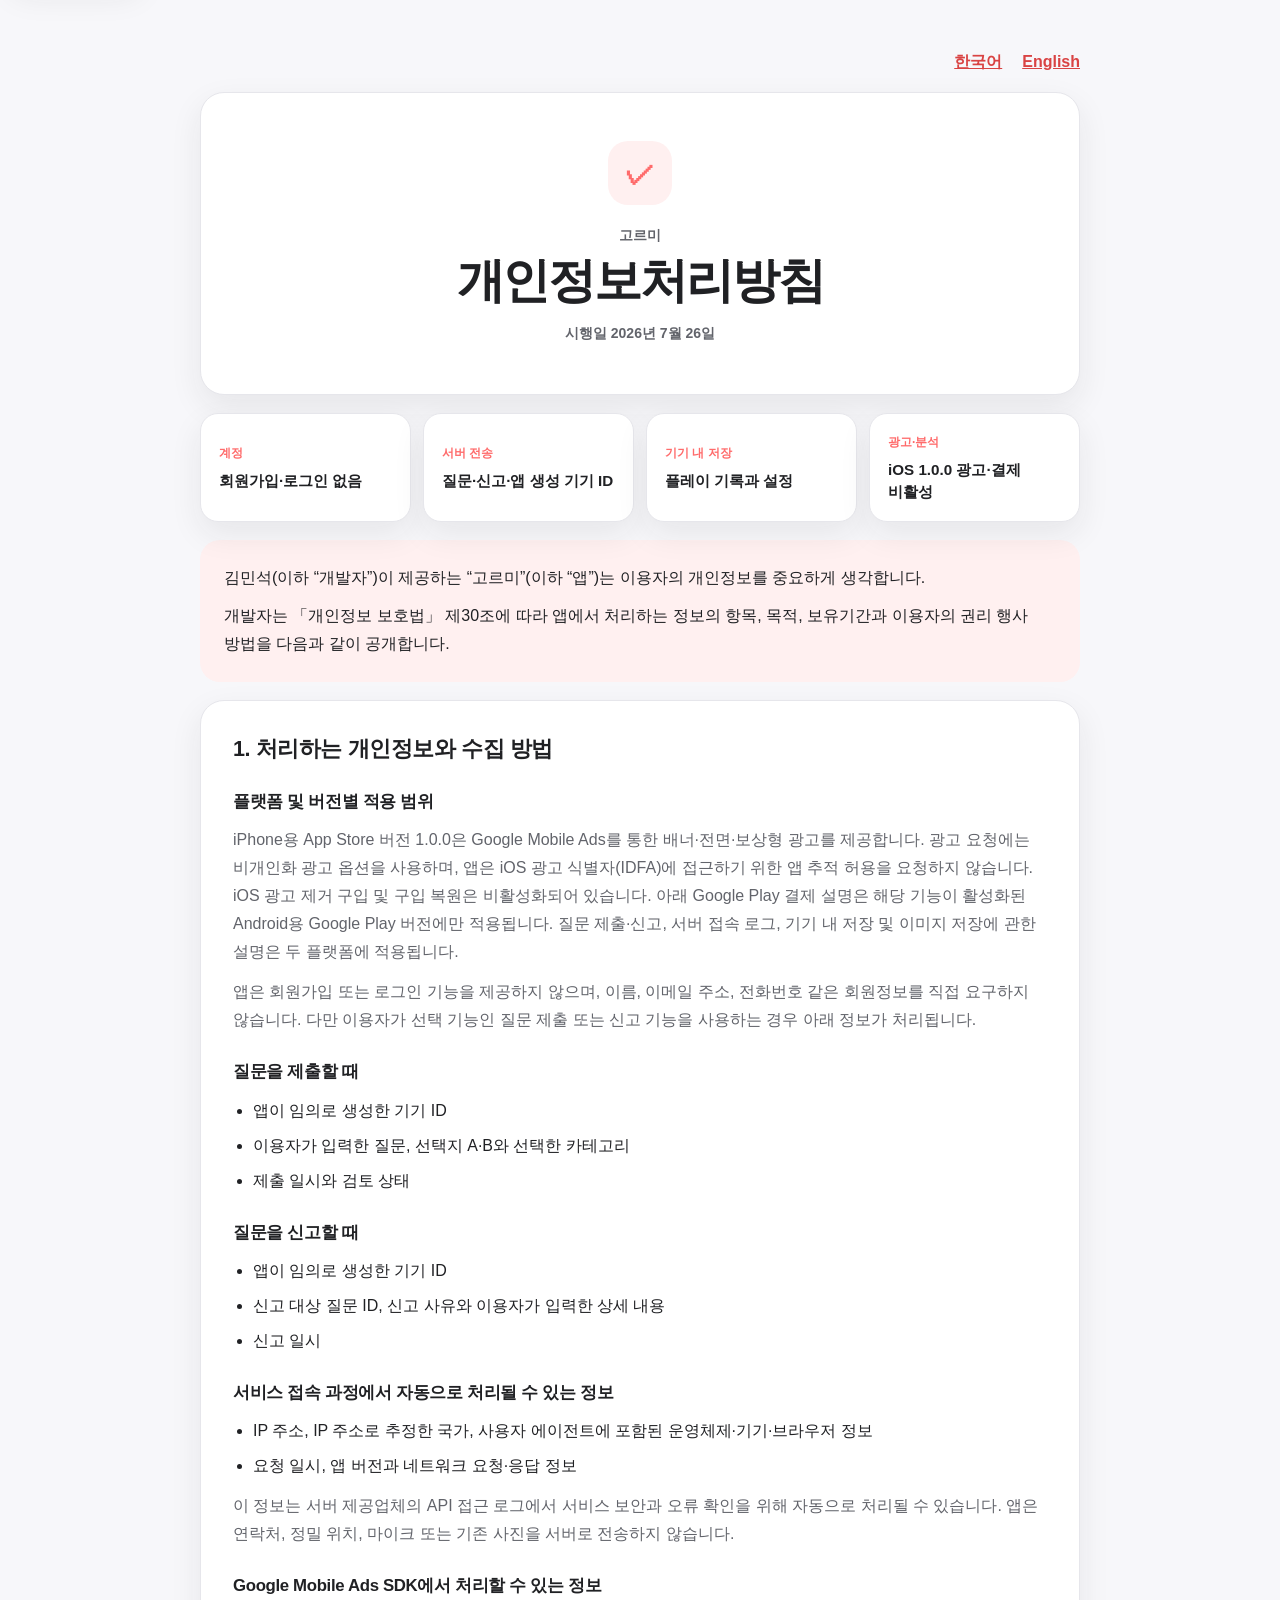
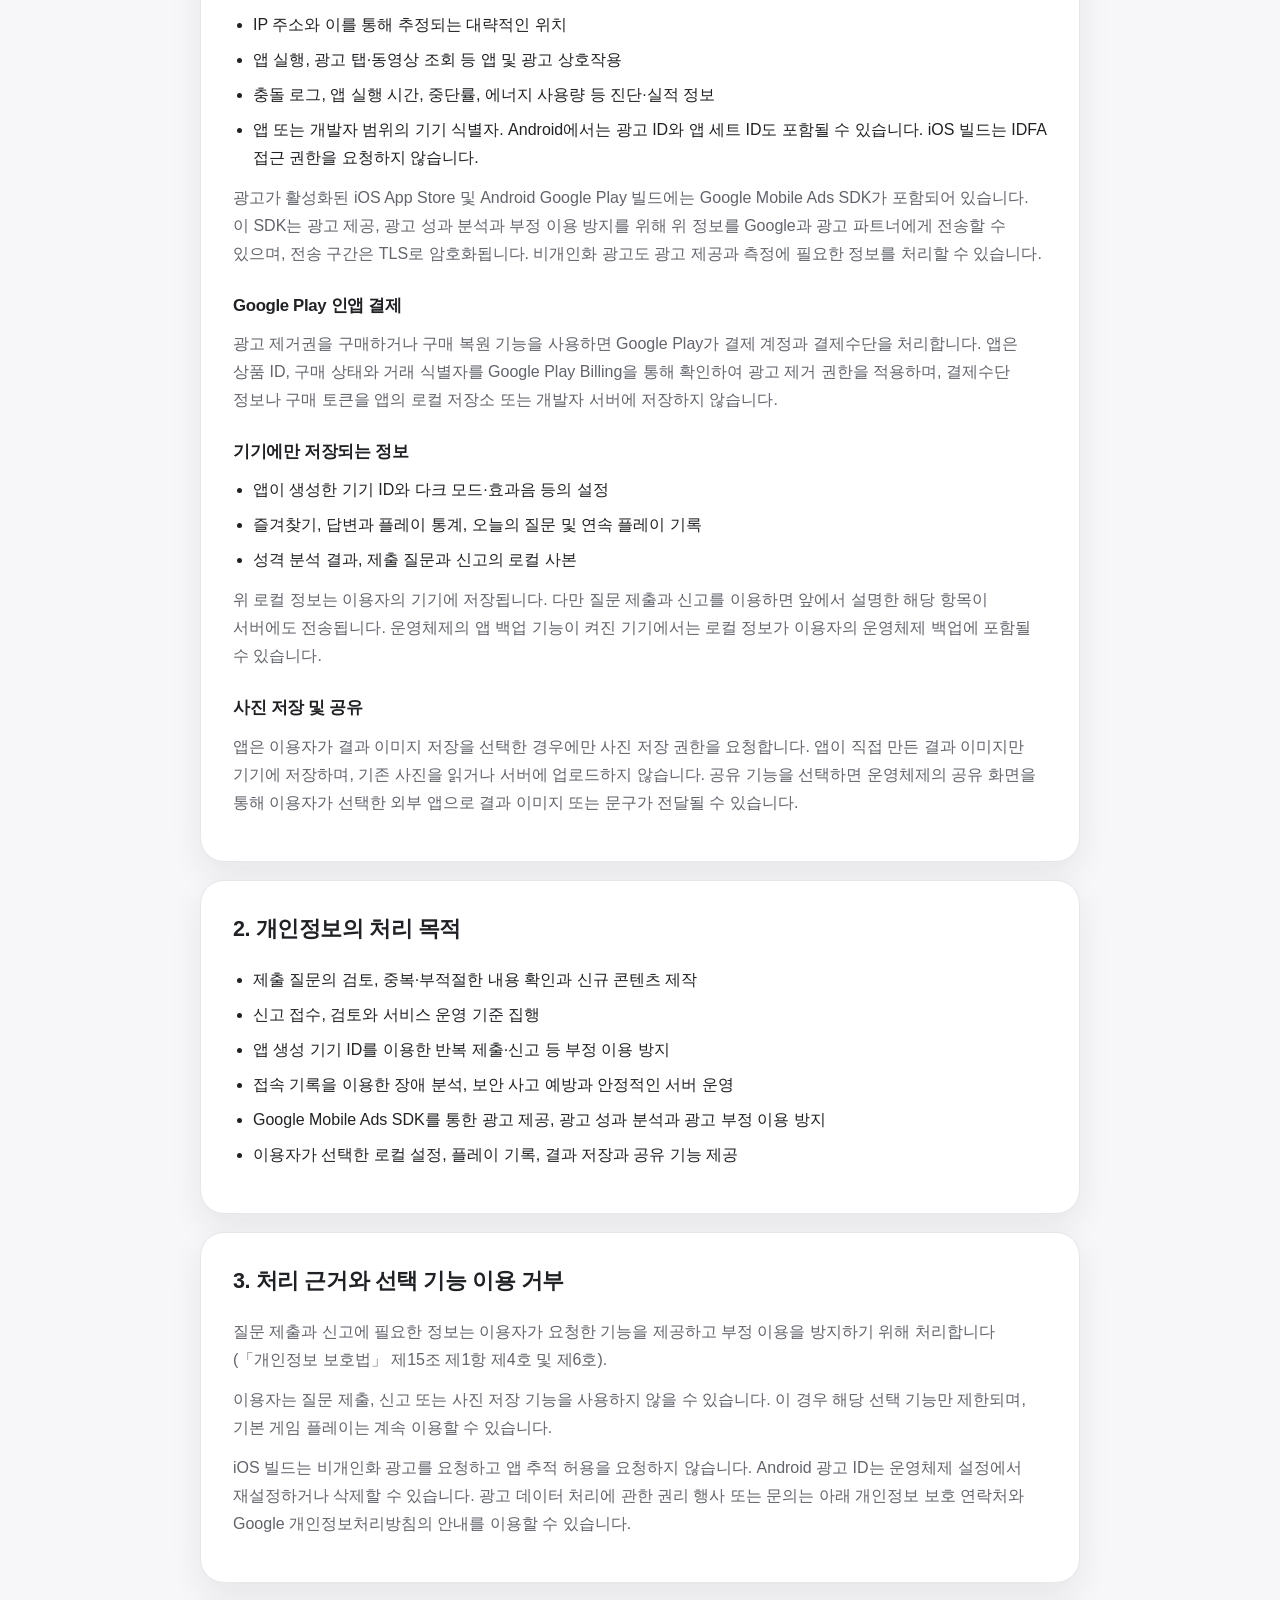
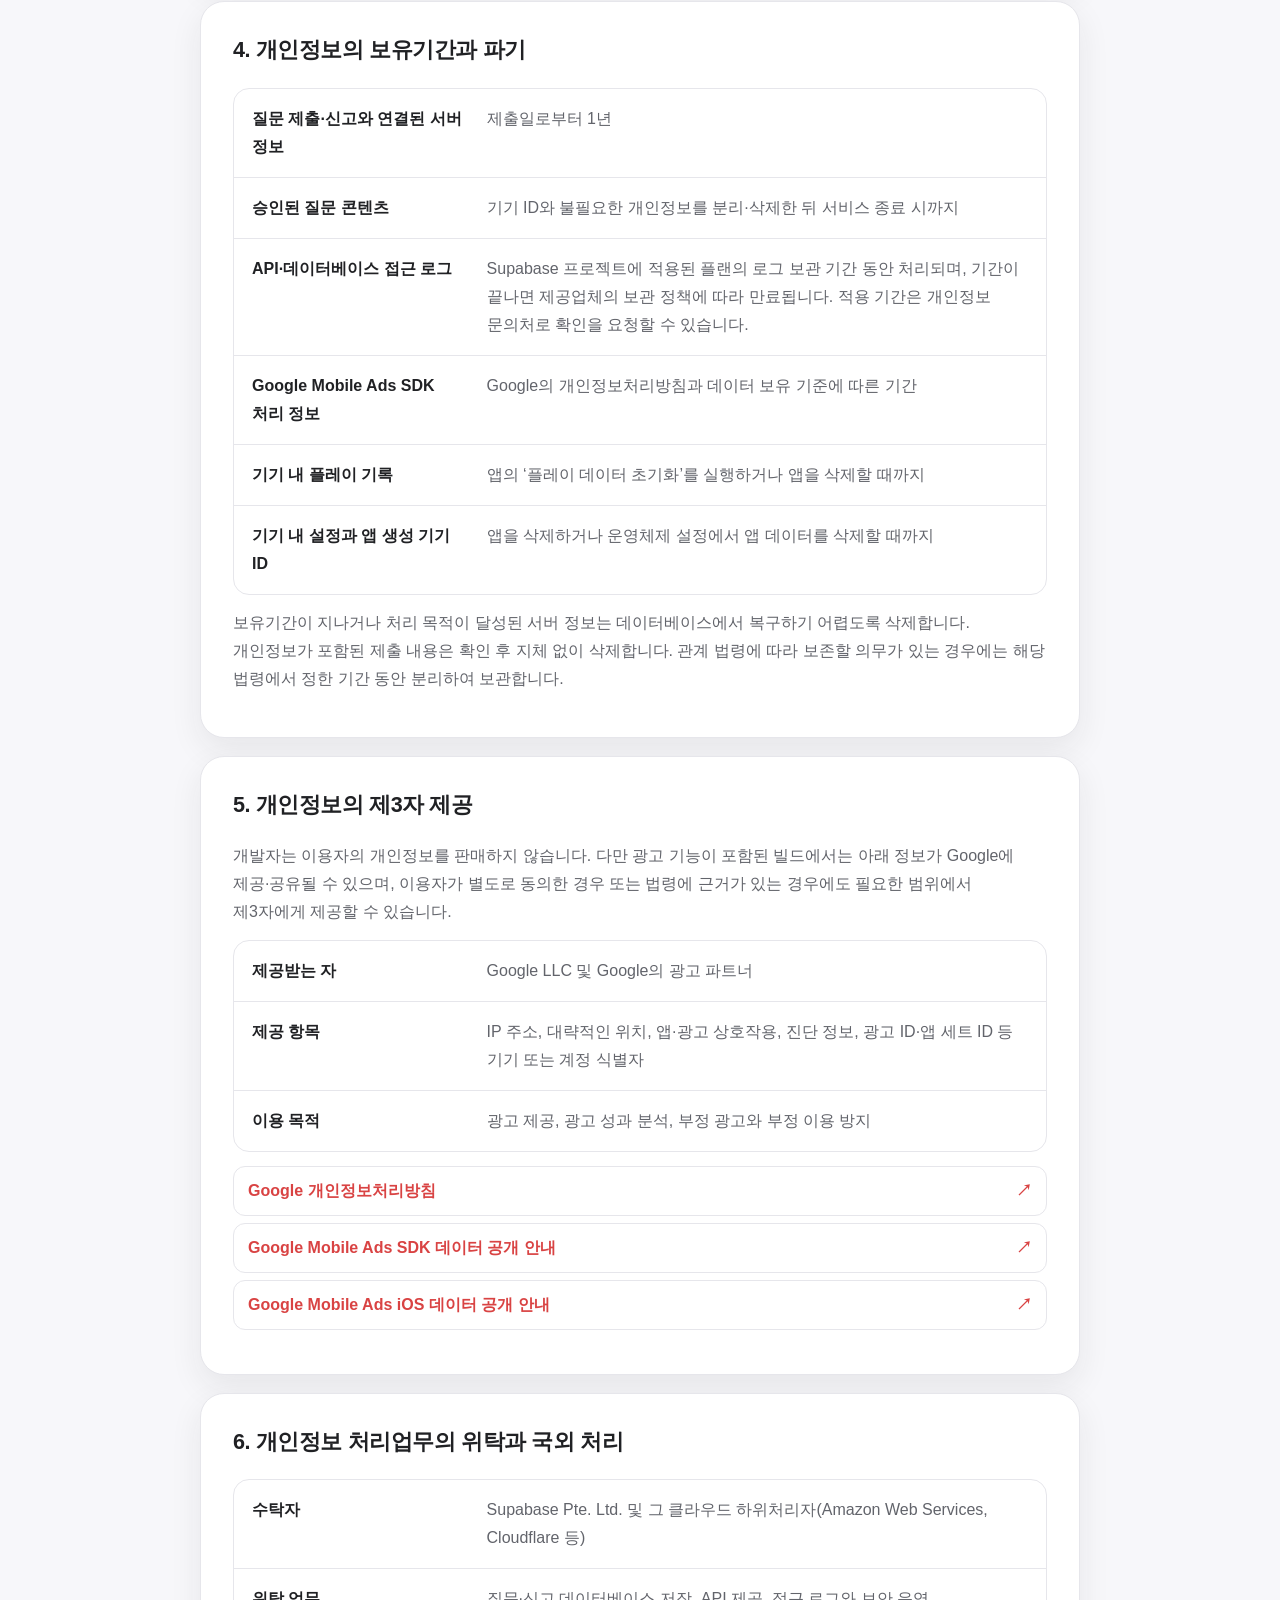
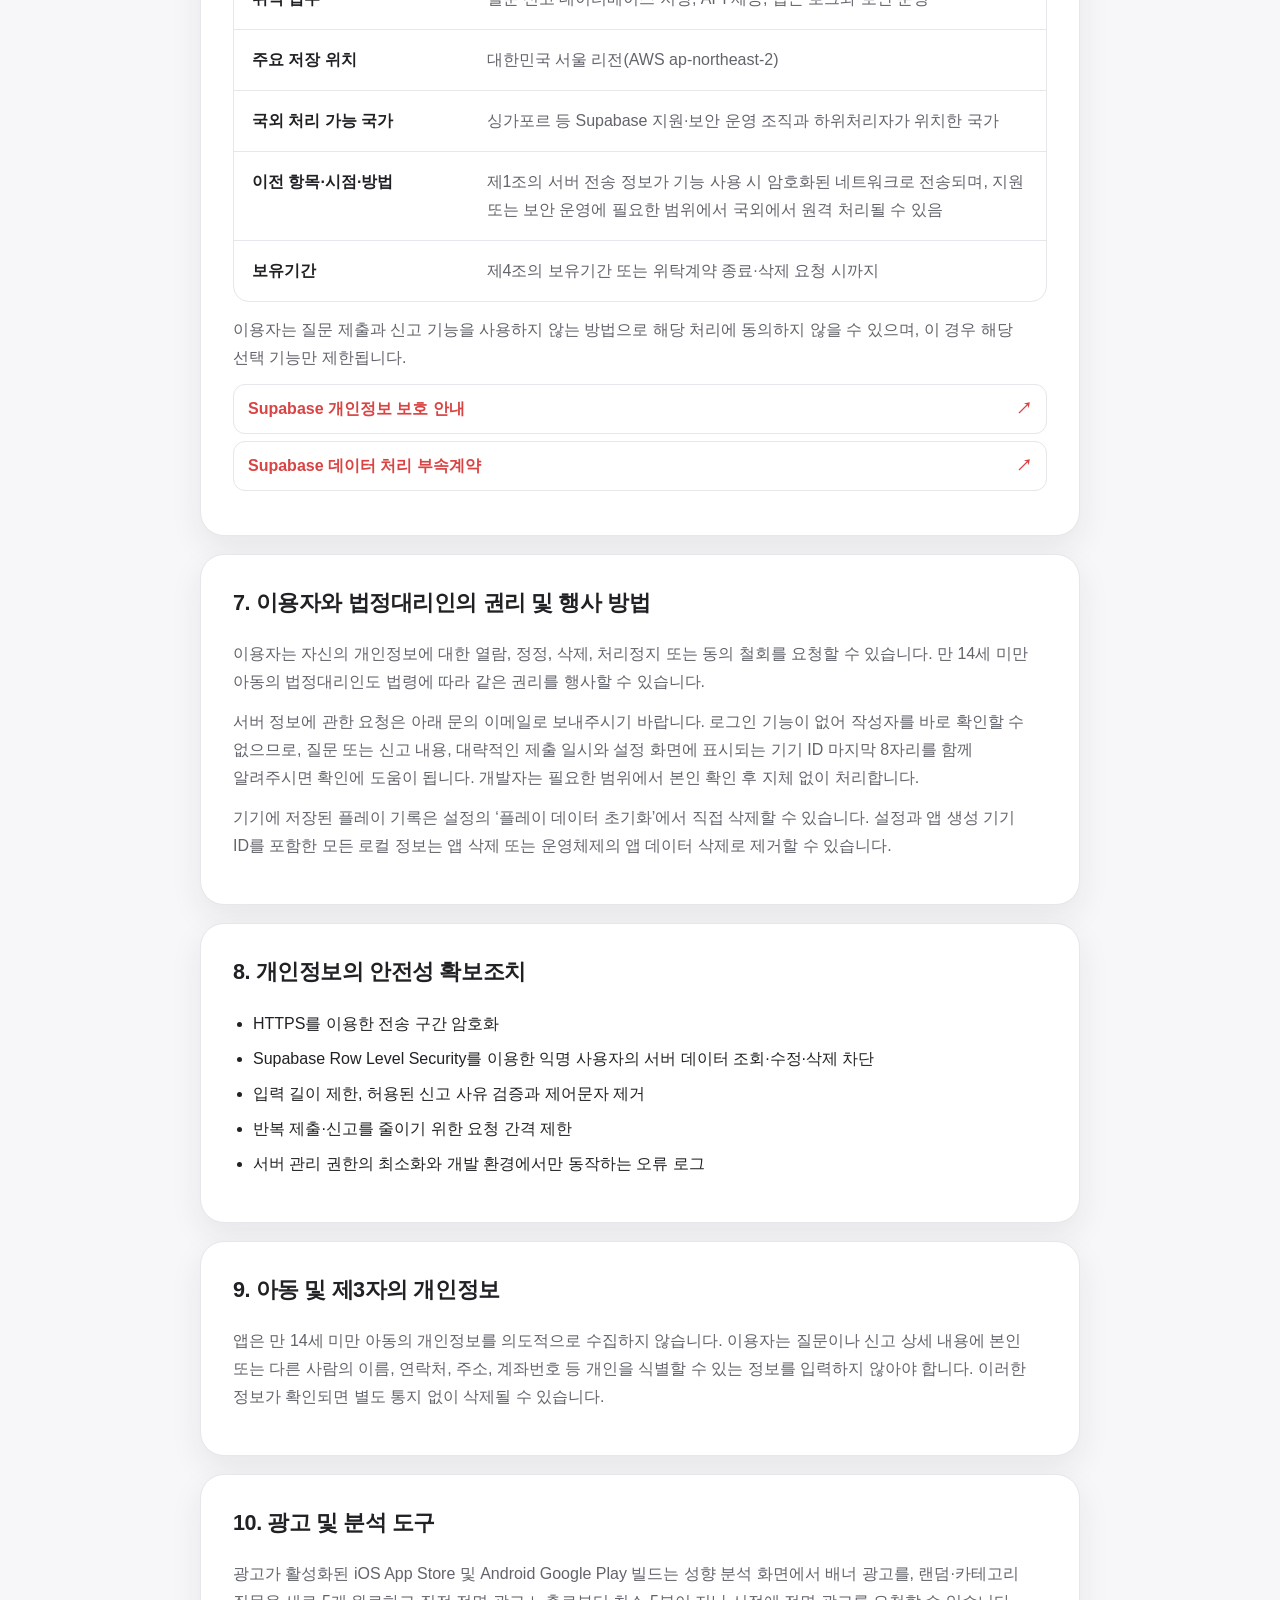
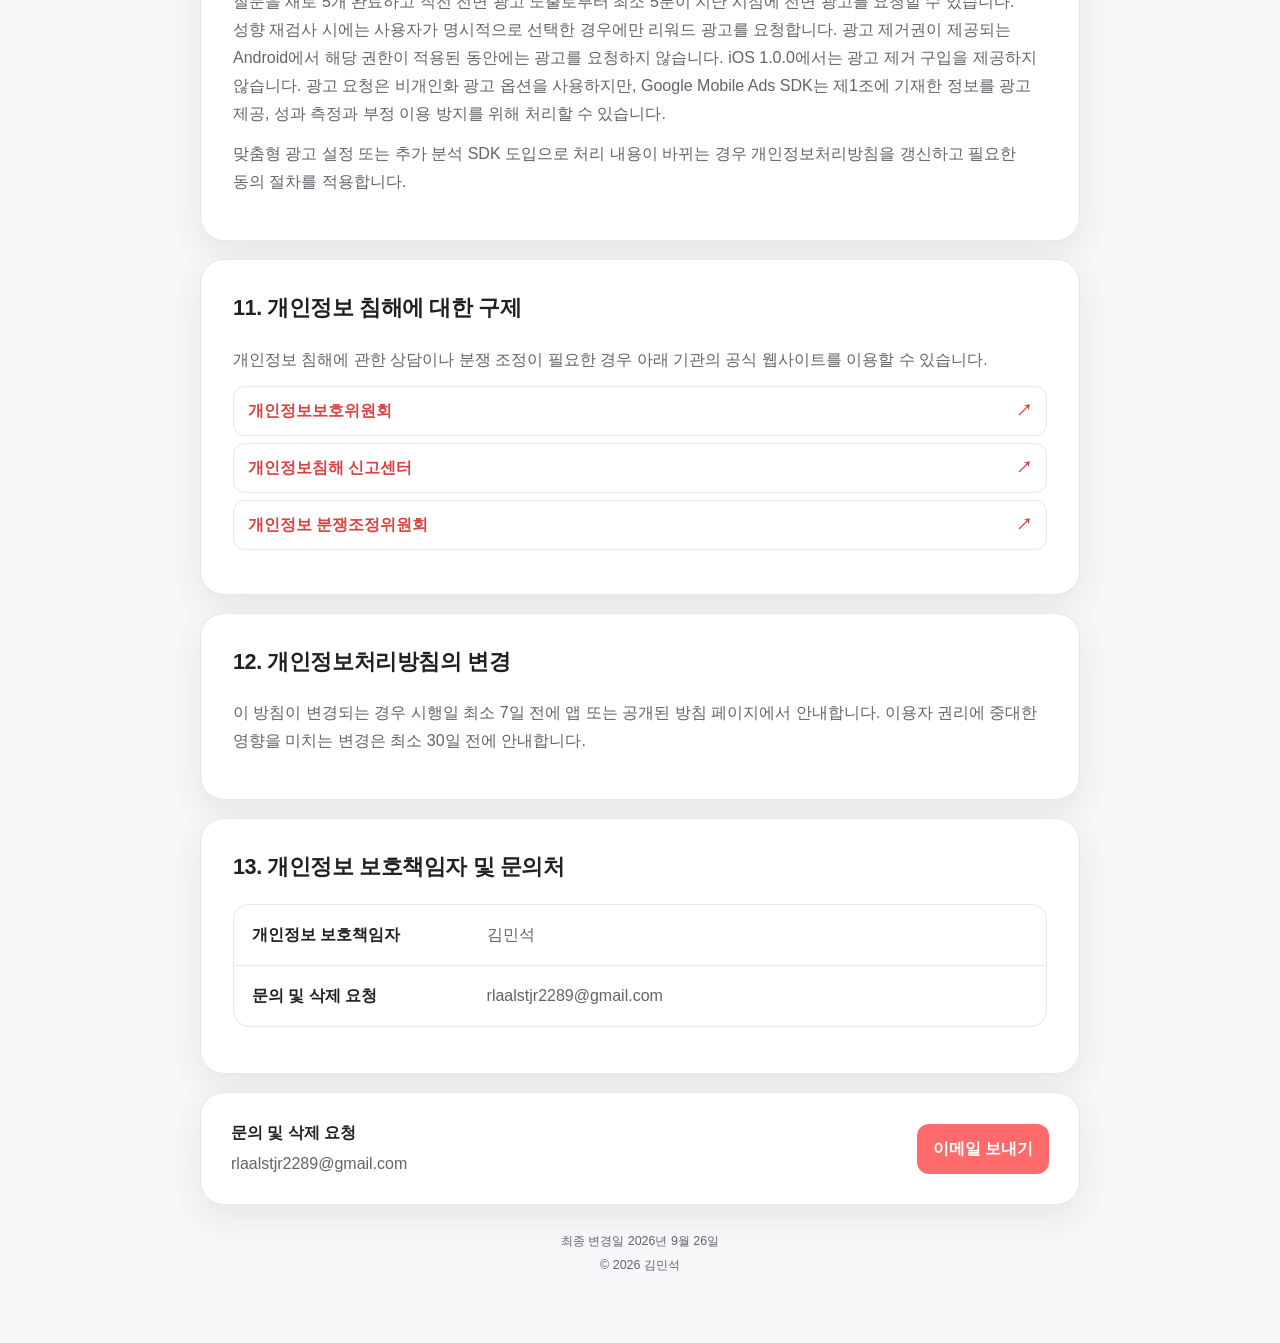
<file: privacy-policy/index.html>
<!doctype html>
<html lang="ko">
<head>
  <meta charset="utf-8">
  <meta name="viewport" content="width=device-width, initial-scale=1">
  <meta name="referrer" content="no-referrer">
  <meta http-equiv="Content-Security-Policy" content="default-src 'none'; style-src 'self'; base-uri 'none'; form-action 'none'; frame-ancestors 'none'">
  <meta http-equiv="X-Content-Type-Options" content="nosniff">
  <meta name="description" content="고르미 개인정보처리방침">
  <title>고르미 개인정보처리방침</title>
  <link rel="stylesheet" href="./styles.css">
</head>
<body>
  <a class="skip-link" href="#policy-content">본문 바로가기</a>
  <main id="policy-content">
    <nav class="language-links" aria-label="Language">
      <a href="./" lang="ko" hreflang="ko">한국어</a>
      <a href="./en.html" lang="en" hreflang="en">English</a>
    </nav>
    <header class="hero">
      <div class="shield" aria-hidden="true">✓</div>
      <p class="eyebrow">고르미</p>
      <h1>개인정보처리방침</h1>
      <p class="date">시행일 2026년 7월 26일</p>
    </header>

    <div class="summary-grid" aria-label="개인정보 처리 요약">
<div class="summary-card"><span>계정</span><strong>회원가입·로그인 없음</strong></div>
<div class="summary-card"><span>서버 전송</span><strong>질문·신고·앱 생성 기기 ID</strong></div>
<div class="summary-card"><span>기기 내 저장</span><strong>플레이 기록과 설정</strong></div>
<div class="summary-card"><span>광고·분석</span><strong>iOS 1.0.0 광고·결제 비활성</strong></div>
    </div>

    <section class="introduction" aria-label="개요">
<p>김민석(이하 “개발자”)이 제공하는 “고르미”(이하 “앱”)는 이용자의 개인정보를 중요하게 생각합니다.</p>
<p>개발자는 「개인정보 보호법」 제30조에 따라 앱에서 처리하는 정보의 항목, 목적, 보유기간과 이용자의 권리 행사 방법을 다음과 같이 공개합니다.</p>
    </section>

<section class="policy-section">
<h2>1. 처리하는 개인정보와 수집 방법</h2>
<h3>플랫폼 및 버전별 적용 범위</h3>
<p>iPhone용 App Store 버전 1.0.0은 Google Mobile Ads를 통한 배너·전면·보상형 광고를 제공합니다. 광고 요청에는 비개인화 광고 옵션을 사용하며, 앱은 iOS 광고 식별자(IDFA)에 접근하기 위한 앱 추적 허용을 요청하지 않습니다. iOS 광고 제거 구입 및 구입 복원은 비활성화되어 있습니다. 아래 Google Play 결제 설명은 해당 기능이 활성화된 Android용 Google Play 버전에만 적용됩니다. 질문 제출·신고, 서버 접속 로그, 기기 내 저장 및 이미지 저장에 관한 설명은 두 플랫폼에 적용됩니다.</p>
<p>앱은 회원가입 또는 로그인 기능을 제공하지 않으며, 이름, 이메일 주소, 전화번호 같은 회원정보를 직접 요구하지 않습니다. 다만 이용자가 선택 기능인 질문 제출 또는 신고 기능을 사용하는 경우 아래 정보가 처리됩니다.</p>
<h3>질문을 제출할 때</h3>
<ul>
<li>앱이 임의로 생성한 기기 ID</li>
<li>이용자가 입력한 질문, 선택지 A·B와 선택한 카테고리</li>
<li>제출 일시와 검토 상태</li>
</ul>
<h3>질문을 신고할 때</h3>
<ul>
<li>앱이 임의로 생성한 기기 ID</li>
<li>신고 대상 질문 ID, 신고 사유와 이용자가 입력한 상세 내용</li>
<li>신고 일시</li>
</ul>
<h3>서비스 접속 과정에서 자동으로 처리될 수 있는 정보</h3>
<ul>
<li>IP 주소, IP 주소로 추정한 국가, 사용자 에이전트에 포함된 운영체제·기기·브라우저 정보</li>
<li>요청 일시, 앱 버전과 네트워크 요청·응답 정보</li>
</ul>
<p>이 정보는 서버 제공업체의 API 접근 로그에서 서비스 보안과 오류 확인을 위해 자동으로 처리될 수 있습니다. 앱은 연락처, 정밀 위치, 마이크 또는 기존 사진을 서버로 전송하지 않습니다.</p>
<h3>Google Mobile Ads SDK에서 처리할 수 있는 정보</h3>
<ul>
<li>IP 주소와 이를 통해 추정되는 대략적인 위치</li>
<li>앱 실행, 광고 탭·동영상 조회 등 앱 및 광고 상호작용</li>
<li>충돌 로그, 앱 실행 시간, 중단률, 에너지 사용량 등 진단·실적 정보</li>
<li>앱 또는 개발자 범위의 기기 식별자. Android에서는 광고 ID와 앱 세트 ID도 포함될 수 있습니다. iOS 빌드는 IDFA 접근 권한을 요청하지 않습니다.</li>
</ul>
<p>광고가 활성화된 iOS App Store 및 Android Google Play 빌드에는 Google Mobile Ads SDK가 포함되어 있습니다. 이 SDK는 광고 제공, 광고 성과 분석과 부정 이용 방지를 위해 위 정보를 Google과 광고 파트너에게 전송할 수 있으며, 전송 구간은 TLS로 암호화됩니다. 비개인화 광고도 광고 제공과 측정에 필요한 정보를 처리할 수 있습니다.</p>
<h3>Google Play 인앱 결제</h3>
<p>광고 제거권을 구매하거나 구매 복원 기능을 사용하면 Google Play가 결제 계정과 결제수단을 처리합니다. 앱은 상품 ID, 구매 상태와 거래 식별자를 Google Play Billing을 통해 확인하여 광고 제거 권한을 적용하며, 결제수단 정보나 구매 토큰을 앱의 로컬 저장소 또는 개발자 서버에 저장하지 않습니다.</p>
<h3>기기에만 저장되는 정보</h3>
<ul>
<li>앱이 생성한 기기 ID와 다크 모드·효과음 등의 설정</li>
<li>즐겨찾기, 답변과 플레이 통계, 오늘의 질문 및 연속 플레이 기록</li>
<li>성격 분석 결과, 제출 질문과 신고의 로컬 사본</li>
</ul>
<p>위 로컬 정보는 이용자의 기기에 저장됩니다. 다만 질문 제출과 신고를 이용하면 앞에서 설명한 해당 항목이 서버에도 전송됩니다. 운영체제의 앱 백업 기능이 켜진 기기에서는 로컬 정보가 이용자의 운영체제 백업에 포함될 수 있습니다.</p>
<h3>사진 저장 및 공유</h3>
<p>앱은 이용자가 결과 이미지 저장을 선택한 경우에만 사진 저장 권한을 요청합니다. 앱이 직접 만든 결과 이미지만 기기에 저장하며, 기존 사진을 읽거나 서버에 업로드하지 않습니다. 공유 기능을 선택하면 운영체제의 공유 화면을 통해 이용자가 선택한 외부 앱으로 결과 이미지 또는 문구가 전달될 수 있습니다.</p>
</section>
<section class="policy-section">
<h2>2. 개인정보의 처리 목적</h2>
<ul>
<li>제출 질문의 검토, 중복·부적절한 내용 확인과 신규 콘텐츠 제작</li>
<li>신고 접수, 검토와 서비스 운영 기준 집행</li>
<li>앱 생성 기기 ID를 이용한 반복 제출·신고 등 부정 이용 방지</li>
<li>접속 기록을 이용한 장애 분석, 보안 사고 예방과 안정적인 서버 운영</li>
<li>Google Mobile Ads SDK를 통한 광고 제공, 광고 성과 분석과 광고 부정 이용 방지</li>
<li>이용자가 선택한 로컬 설정, 플레이 기록, 결과 저장과 공유 기능 제공</li>
</ul>
</section>
<section class="policy-section">
<h2>3. 처리 근거와 선택 기능 이용 거부</h2>
<p>질문 제출과 신고에 필요한 정보는 이용자가 요청한 기능을 제공하고 부정 이용을 방지하기 위해 처리합니다(「개인정보 보호법」 제15조 제1항 제4호 및 제6호).</p>
<p>이용자는 질문 제출, 신고 또는 사진 저장 기능을 사용하지 않을 수 있습니다. 이 경우 해당 선택 기능만 제한되며, 기본 게임 플레이는 계속 이용할 수 있습니다.</p>
<p>iOS 빌드는 비개인화 광고를 요청하고 앱 추적 허용을 요청하지 않습니다. Android 광고 ID는 운영체제 설정에서 재설정하거나 삭제할 수 있습니다. 광고 데이터 처리에 관한 권리 행사 또는 문의는 아래 개인정보 보호 연락처와 Google 개인정보처리방침의 안내를 이용할 수 있습니다.</p>
</section>
<section class="policy-section">
<h2>4. 개인정보의 보유기간과 파기</h2>
<dl class="definition-list">
<div class="definition-row"><dt>질문 제출·신고와 연결된 서버 정보</dt><dd>제출일로부터 1년</dd></div>
<div class="definition-row"><dt>승인된 질문 콘텐츠</dt><dd>기기 ID와 불필요한 개인정보를 분리·삭제한 뒤 서비스 종료 시까지</dd></div>
<div class="definition-row"><dt>API·데이터베이스 접근 로그</dt><dd>Supabase 프로젝트에 적용된 플랜의 로그 보관 기간 동안 처리되며, 기간이 끝나면 제공업체의 보관 정책에 따라 만료됩니다. 적용 기간은 개인정보 문의처로 확인을 요청할 수 있습니다.</dd></div>
<div class="definition-row"><dt>Google Mobile Ads SDK 처리 정보</dt><dd>Google의 개인정보처리방침과 데이터 보유 기준에 따른 기간</dd></div>
<div class="definition-row"><dt>기기 내 플레이 기록</dt><dd>앱의 ‘플레이 데이터 초기화’를 실행하거나 앱을 삭제할 때까지</dd></div>
<div class="definition-row"><dt>기기 내 설정과 앱 생성 기기 ID</dt><dd>앱을 삭제하거나 운영체제 설정에서 앱 데이터를 삭제할 때까지</dd></div>
</dl>
<p>보유기간이 지나거나 처리 목적이 달성된 서버 정보는 데이터베이스에서 복구하기 어렵도록 삭제합니다. 개인정보가 포함된 제출 내용은 확인 후 지체 없이 삭제합니다. 관계 법령에 따라 보존할 의무가 있는 경우에는 해당 법령에서 정한 기간 동안 분리하여 보관합니다.</p>
</section>
<section class="policy-section">
<h2>5. 개인정보의 제3자 제공</h2>
<p>개발자는 이용자의 개인정보를 판매하지 않습니다. 다만 광고 기능이 포함된 빌드에서는 아래 정보가 Google에 제공·공유될 수 있으며, 이용자가 별도로 동의한 경우 또는 법령에 근거가 있는 경우에도 필요한 범위에서 제3자에게 제공할 수 있습니다.</p>
<dl class="definition-list">
<div class="definition-row"><dt>제공받는 자</dt><dd>Google LLC 및 Google의 광고 파트너</dd></div>
<div class="definition-row"><dt>제공 항목</dt><dd>IP 주소, 대략적인 위치, 앱·광고 상호작용, 진단 정보, 광고 ID·앱 세트 ID 등 기기 또는 계정 식별자</dd></div>
<div class="definition-row"><dt>이용 목적</dt><dd>광고 제공, 광고 성과 분석, 부정 광고와 부정 이용 방지</dd></div>
</dl>
<ul class="link-list">
<li><a href="https://policies.google.com/privacy" target="_blank" rel="noopener noreferrer">Google 개인정보처리방침<span aria-hidden="true">↗</span></a></li>
<li><a href="https://developers.google.com/admob/android/privacy/play-data-disclosure" target="_blank" rel="noopener noreferrer">Google Mobile Ads SDK 데이터 공개 안내<span aria-hidden="true">↗</span></a></li>
<li><a href="https://developers.google.com/admob/ios/privacy/data-disclosure" target="_blank" rel="noopener noreferrer">Google Mobile Ads iOS 데이터 공개 안내<span aria-hidden="true">↗</span></a></li>
</ul>
</section>
<section class="policy-section">
<h2>6. 개인정보 처리업무의 위탁과 국외 처리</h2>
<dl class="definition-list">
<div class="definition-row"><dt>수탁자</dt><dd>Supabase Pte. Ltd. 및 그 클라우드 하위처리자(Amazon Web Services, Cloudflare 등)</dd></div>
<div class="definition-row"><dt>위탁 업무</dt><dd>질문·신고 데이터베이스 저장, API 제공, 접근 로그와 보안 운영</dd></div>
<div class="definition-row"><dt>주요 저장 위치</dt><dd>대한민국 서울 리전(AWS ap-northeast-2)</dd></div>
<div class="definition-row"><dt>국외 처리 가능 국가</dt><dd>싱가포르 등 Supabase 지원·보안 운영 조직과 하위처리자가 위치한 국가</dd></div>
<div class="definition-row"><dt>이전 항목·시점·방법</dt><dd>제1조의 서버 전송 정보가 기능 사용 시 암호화된 네트워크로 전송되며, 지원 또는 보안 운영에 필요한 범위에서 국외에서 원격 처리될 수 있음</dd></div>
<div class="definition-row"><dt>보유기간</dt><dd>제4조의 보유기간 또는 위탁계약 종료·삭제 요청 시까지</dd></div>
</dl>
<p>이용자는 질문 제출과 신고 기능을 사용하지 않는 방법으로 해당 처리에 동의하지 않을 수 있으며, 이 경우 해당 선택 기능만 제한됩니다.</p>
<ul class="link-list">
<li><a href="https://supabase.com/privacy" target="_blank" rel="noopener noreferrer">Supabase 개인정보 보호 안내<span aria-hidden="true">↗</span></a></li>
<li><a href="https://supabase.com/legal/dpa" target="_blank" rel="noopener noreferrer">Supabase 데이터 처리 부속계약<span aria-hidden="true">↗</span></a></li>
</ul>
</section>
<section class="policy-section">
<h2>7. 이용자와 법정대리인의 권리 및 행사 방법</h2>
<p>이용자는 자신의 개인정보에 대한 열람, 정정, 삭제, 처리정지 또는 동의 철회를 요청할 수 있습니다. 만 14세 미만 아동의 법정대리인도 법령에 따라 같은 권리를 행사할 수 있습니다.</p>
<p>서버 정보에 관한 요청은 아래 문의 이메일로 보내주시기 바랍니다. 로그인 기능이 없어 작성자를 바로 확인할 수 없으므로, 질문 또는 신고 내용, 대략적인 제출 일시와 설정 화면에 표시되는 기기 ID 마지막 8자리를 함께 알려주시면 확인에 도움이 됩니다. 개발자는 필요한 범위에서 본인 확인 후 지체 없이 처리합니다.</p>
<p>기기에 저장된 플레이 기록은 설정의 ‘플레이 데이터 초기화’에서 직접 삭제할 수 있습니다. 설정과 앱 생성 기기 ID를 포함한 모든 로컬 정보는 앱 삭제 또는 운영체제의 앱 데이터 삭제로 제거할 수 있습니다.</p>
</section>
<section class="policy-section">
<h2>8. 개인정보의 안전성 확보조치</h2>
<ul>
<li>HTTPS를 이용한 전송 구간 암호화</li>
<li>Supabase Row Level Security를 이용한 익명 사용자의 서버 데이터 조회·수정·삭제 차단</li>
<li>입력 길이 제한, 허용된 신고 사유 검증과 제어문자 제거</li>
<li>반복 제출·신고를 줄이기 위한 요청 간격 제한</li>
<li>서버 관리 권한의 최소화와 개발 환경에서만 동작하는 오류 로그</li>
</ul>
</section>
<section class="policy-section">
<h2>9. 아동 및 제3자의 개인정보</h2>
<p>앱은 만 14세 미만 아동의 개인정보를 의도적으로 수집하지 않습니다. 이용자는 질문이나 신고 상세 내용에 본인 또는 다른 사람의 이름, 연락처, 주소, 계좌번호 등 개인을 식별할 수 있는 정보를 입력하지 않아야 합니다. 이러한 정보가 확인되면 별도 통지 없이 삭제될 수 있습니다.</p>
</section>
<section class="policy-section">
<h2>10. 광고 및 분석 도구</h2>
<p>광고가 활성화된 iOS App Store 및 Android Google Play 빌드는 성향 분석 화면에서 배너 광고를, 랜덤·카테고리 질문을 새로 5개 완료하고 직전 전면 광고 노출로부터 최소 5분이 지난 시점에 전면 광고를 요청할 수 있습니다. 성향 재검사 시에는 사용자가 명시적으로 선택한 경우에만 리워드 광고를 요청합니다. 광고 제거권이 제공되는 Android에서 해당 권한이 적용된 동안에는 광고를 요청하지 않습니다. iOS 1.0.0에서는 광고 제거 구입을 제공하지 않습니다. 광고 요청은 비개인화 광고 옵션을 사용하지만, Google Mobile Ads SDK는 제1조에 기재한 정보를 광고 제공, 성과 측정과 부정 이용 방지를 위해 처리할 수 있습니다.</p>
<p>맞춤형 광고 설정 또는 추가 분석 SDK 도입으로 처리 내용이 바뀌는 경우 개인정보처리방침을 갱신하고 필요한 동의 절차를 적용합니다.</p>
</section>
<section class="policy-section">
<h2>11. 개인정보 침해에 대한 구제</h2>
<p>개인정보 침해에 관한 상담이나 분쟁 조정이 필요한 경우 아래 기관의 공식 웹사이트를 이용할 수 있습니다.</p>
<ul class="link-list">
<li><a href="https://www.pipc.go.kr/" target="_blank" rel="noopener noreferrer">개인정보보호위원회<span aria-hidden="true">↗</span></a></li>
<li><a href="https://privacy.kisa.or.kr/" target="_blank" rel="noopener noreferrer">개인정보침해 신고센터<span aria-hidden="true">↗</span></a></li>
<li><a href="https://www.kopico.go.kr/" target="_blank" rel="noopener noreferrer">개인정보 분쟁조정위원회<span aria-hidden="true">↗</span></a></li>
</ul>
</section>
<section class="policy-section">
<h2>12. 개인정보처리방침의 변경</h2>
<p>이 방침이 변경되는 경우 시행일 최소 7일 전에 앱 또는 공개된 방침 페이지에서 안내합니다. 이용자 권리에 중대한 영향을 미치는 변경은 최소 30일 전에 안내합니다.</p>
</section>
<section class="policy-section">
<h2>13. 개인정보 보호책임자 및 문의처</h2>
<dl class="definition-list">
<div class="definition-row"><dt>개인정보 보호책임자</dt><dd>김민석</dd></div>
<div class="definition-row"><dt>문의 및 삭제 요청</dt><dd>rlaalstjr2289@gmail.com</dd></div>
</dl>
</section>

    <aside class="contact-card" aria-label="개인정보 문의">
      <div>
        <strong>문의 및 삭제 요청</strong>
        <span>rlaalstjr2289@gmail.com</span>
      </div>
      <a href="mailto:rlaalstjr2289@gmail.com">이메일 보내기</a>
    </aside>

    <footer>
      <p>최종 변경일 2026년 9월 26일</p>
      <p>© 2026 김민석</p>
    </footer>
  </main>
</body>
</html>
</file>
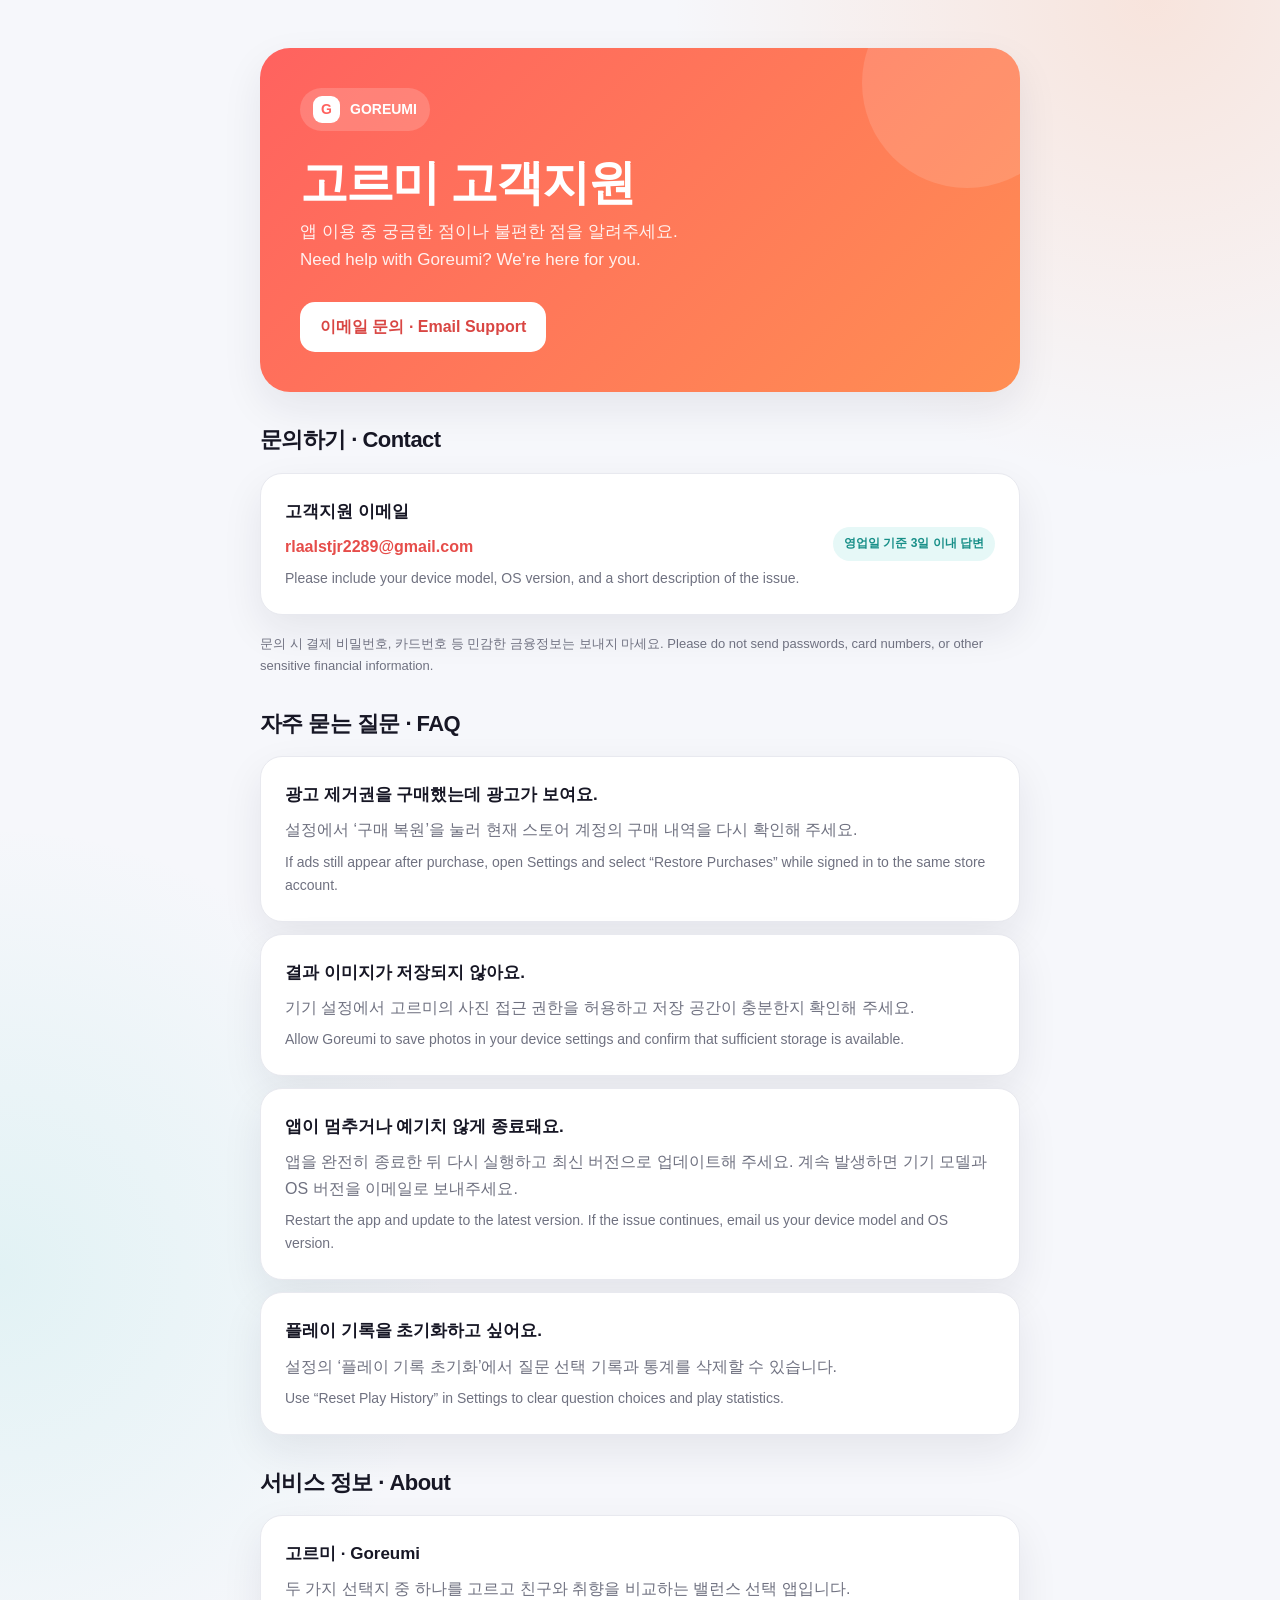
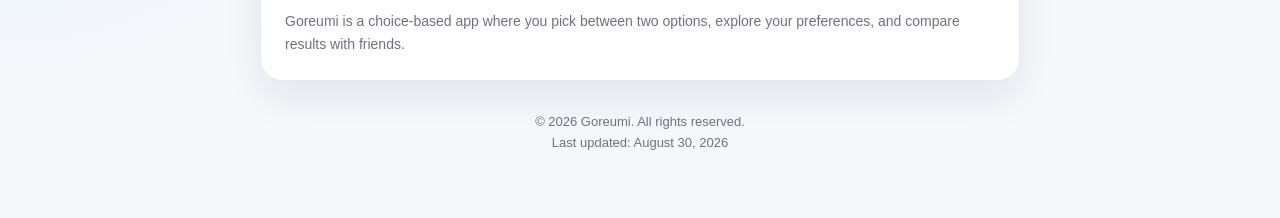
<file: support.html>
<!doctype html>
<html lang="ko">
<head>
  <meta charset="utf-8">
  <meta name="viewport" content="width=device-width, initial-scale=1, viewport-fit=cover">
  <meta name="description" content="고르미(Goreumi) 앱 고객지원 및 문의 안내">
  <meta name="theme-color" content="#ff6b6b">
  <title>고르미 고객지원 | Goreumi Support</title>
  <style>
    :root { color-scheme: light dark; --bg:#f6f7fb; --card:#fff; --text:#171725; --muted:#6f7180; --line:#e8e9ef; --primary:#ff625f; --primary-dark:#e64d4a; --shadow:0 16px 40px rgba(29,31,46,.08); }
    * { box-sizing:border-box; }
    html { scroll-behavior:smooth; }
    body { margin:0; min-height:100vh; background:radial-gradient(circle at 90% 0%,rgba(255,142,83,.18),transparent 30rem),radial-gradient(circle at 0% 70%,rgba(78,205,196,.12),transparent 28rem),var(--bg); color:var(--text); font-family:-apple-system,BlinkMacSystemFont,"Segoe UI",Roboto,"Noto Sans KR",Arial,sans-serif; line-height:1.65; }
    a { color:inherit; }
    .wrap { width:min(760px,calc(100% - 32px)); margin:0 auto; padding:48px 0 64px; }
    .hero { position:relative; overflow:hidden; padding:40px; border-radius:30px; background:linear-gradient(135deg,#ff625f 0%,#ff8e53 100%); color:#fff; box-shadow:var(--shadow); }
    .hero::after { content:""; position:absolute; right:-52px; top:-70px; width:210px; height:210px; border-radius:50%; background:rgba(255,255,255,.13); }
    .brand { display:inline-flex; align-items:center; gap:10px; padding:8px 13px; border-radius:999px; background:rgba(255,255,255,.17); font-size:14px; font-weight:750; }
    .mark { display:grid; place-items:center; width:27px; height:27px; border-radius:9px; background:#fff; color:var(--primary); font-weight:900; }
    h1 { margin:24px 0 8px; font-size:clamp(32px,8vw,48px); line-height:1.15; letter-spacing:-.04em; }
    .hero p { max-width:560px; margin:0; color:rgba(255,255,255,.9); font-size:17px; }
    .actions { display:flex; flex-wrap:wrap; gap:12px; margin-top:28px; }
    .button { display:inline-flex; align-items:center; justify-content:center; min-height:50px; padding:0 20px; border-radius:15px; background:#fff; color:#d94643; text-decoration:none; font-weight:800; transition:transform .15s ease,box-shadow .15s ease; }
    .button:hover { transform:translateY(-2px); box-shadow:0 10px 24px rgba(84,27,25,.18); }
    .section { margin-top:30px; }
    .section h2 { margin:0 0 14px; font-size:22px; letter-spacing:-.025em; }
    .card { padding:24px; border:1px solid var(--line); border-radius:22px; background:var(--card); box-shadow:var(--shadow); }
    .card + .card { margin-top:12px; }
    .card h3 { margin:0 0 8px; font-size:17px; }
    .card p { margin:0; color:var(--muted); }
    .en { display:block; margin-top:7px; color:var(--muted); font-size:14px; }
    .contact-grid { display:grid; grid-template-columns:1fr auto; align-items:center; gap:20px; }
    .email { overflow-wrap:anywhere; color:var(--primary-dark); font-weight:800; text-decoration:none; }
    .pill { padding:7px 11px; border-radius:999px; background:rgba(78,205,196,.14); color:#188f88; font-size:12px; font-weight:800; white-space:nowrap; }
    .notice { margin-top:18px; color:var(--muted); font-size:13px; }
    footer { padding:30px 4px 0; color:var(--muted); text-align:center; font-size:13px; }
    @media (max-width:560px) { .wrap{width:min(100% - 24px,760px);padding-top:18px}.hero{padding:28px 22px;border-radius:24px}.card{padding:20px}.contact-grid{grid-template-columns:1fr;gap:12px}.pill{justify-self:start}.button{width:100%} }
    @media (prefers-color-scheme:dark) { :root{--bg:#111218;--card:#1b1c24;--text:#f6f6fa;--muted:#adafbb;--line:#2b2d37;--shadow:0 16px 40px rgba(0,0,0,.25)}.email{color:#ff8b87}.pill{color:#75ded8} }
  </style>
</head>
<body>
  <main class="wrap">
    <header class="hero">
      <div class="brand"><span class="mark">G</span> GOREUMI</div>
      <h1>고르미 고객지원</h1>
      <p>앱 이용 중 궁금한 점이나 불편한 점을 알려주세요.<br>Need help with Goreumi? We’re here for you.</p>
      <div class="actions"><a class="button" href="mailto:rlaalstjr2289@gmail.com?subject=Goreumi%20Support">이메일 문의 · Email Support</a></div>
    </header>

    <section class="section" aria-labelledby="contact-title">
      <h2 id="contact-title">문의하기 · Contact</h2>
      <div class="card contact-grid">
        <div>
          <h3>고객지원 이메일</h3>
          <a class="email" href="mailto:rlaalstjr2289@gmail.com">rlaalstjr2289@gmail.com</a>
          <span class="en">Please include your device model, OS version, and a short description of the issue.</span>
        </div>
        <span class="pill">영업일 기준 3일 이내 답변</span>
      </div>
      <p class="notice">문의 시 결제 비밀번호, 카드번호 등 민감한 금융정보는 보내지 마세요. Please do not send passwords, card numbers, or other sensitive financial information.</p>
    </section>

    <section class="section" aria-labelledby="faq-title">
      <h2 id="faq-title">자주 묻는 질문 · FAQ</h2>
      <article class="card"><h3>광고 제거권을 구매했는데 광고가 보여요.</h3><p>설정에서 ‘구매 복원’을 눌러 현재 스토어 계정의 구매 내역을 다시 확인해 주세요.</p><span class="en">If ads still appear after purchase, open Settings and select “Restore Purchases” while signed in to the same store account.</span></article>
      <article class="card"><h3>결과 이미지가 저장되지 않아요.</h3><p>기기 설정에서 고르미의 사진 접근 권한을 허용하고 저장 공간이 충분한지 확인해 주세요.</p><span class="en">Allow Goreumi to save photos in your device settings and confirm that sufficient storage is available.</span></article>
      <article class="card"><h3>앱이 멈추거나 예기치 않게 종료돼요.</h3><p>앱을 완전히 종료한 뒤 다시 실행하고 최신 버전으로 업데이트해 주세요. 계속 발생하면 기기 모델과 OS 버전을 이메일로 보내주세요.</p><span class="en">Restart the app and update to the latest version. If the issue continues, email us your device model and OS version.</span></article>
      <article class="card"><h3>플레이 기록을 초기화하고 싶어요.</h3><p>설정의 ‘플레이 기록 초기화’에서 질문 선택 기록과 통계를 삭제할 수 있습니다.</p><span class="en">Use “Reset Play History” in Settings to clear question choices and play statistics.</span></article>
    </section>

    <section class="section" aria-labelledby="about-title">
      <h2 id="about-title">서비스 정보 · About</h2>
      <div class="card"><h3>고르미 · Goreumi</h3><p>두 가지 선택지 중 하나를 고르고 친구와 취향을 비교하는 밸런스 선택 앱입니다.</p><span class="en">Goreumi is a choice-based app where you pick between two options, explore your preferences, and compare results with friends.</span></div>
    </section>

    <footer><div>© 2026 Goreumi. All rights reserved.</div><div>Last updated: August 30, 2026</div></footer>
  </main>
</body>
</html>
</file>
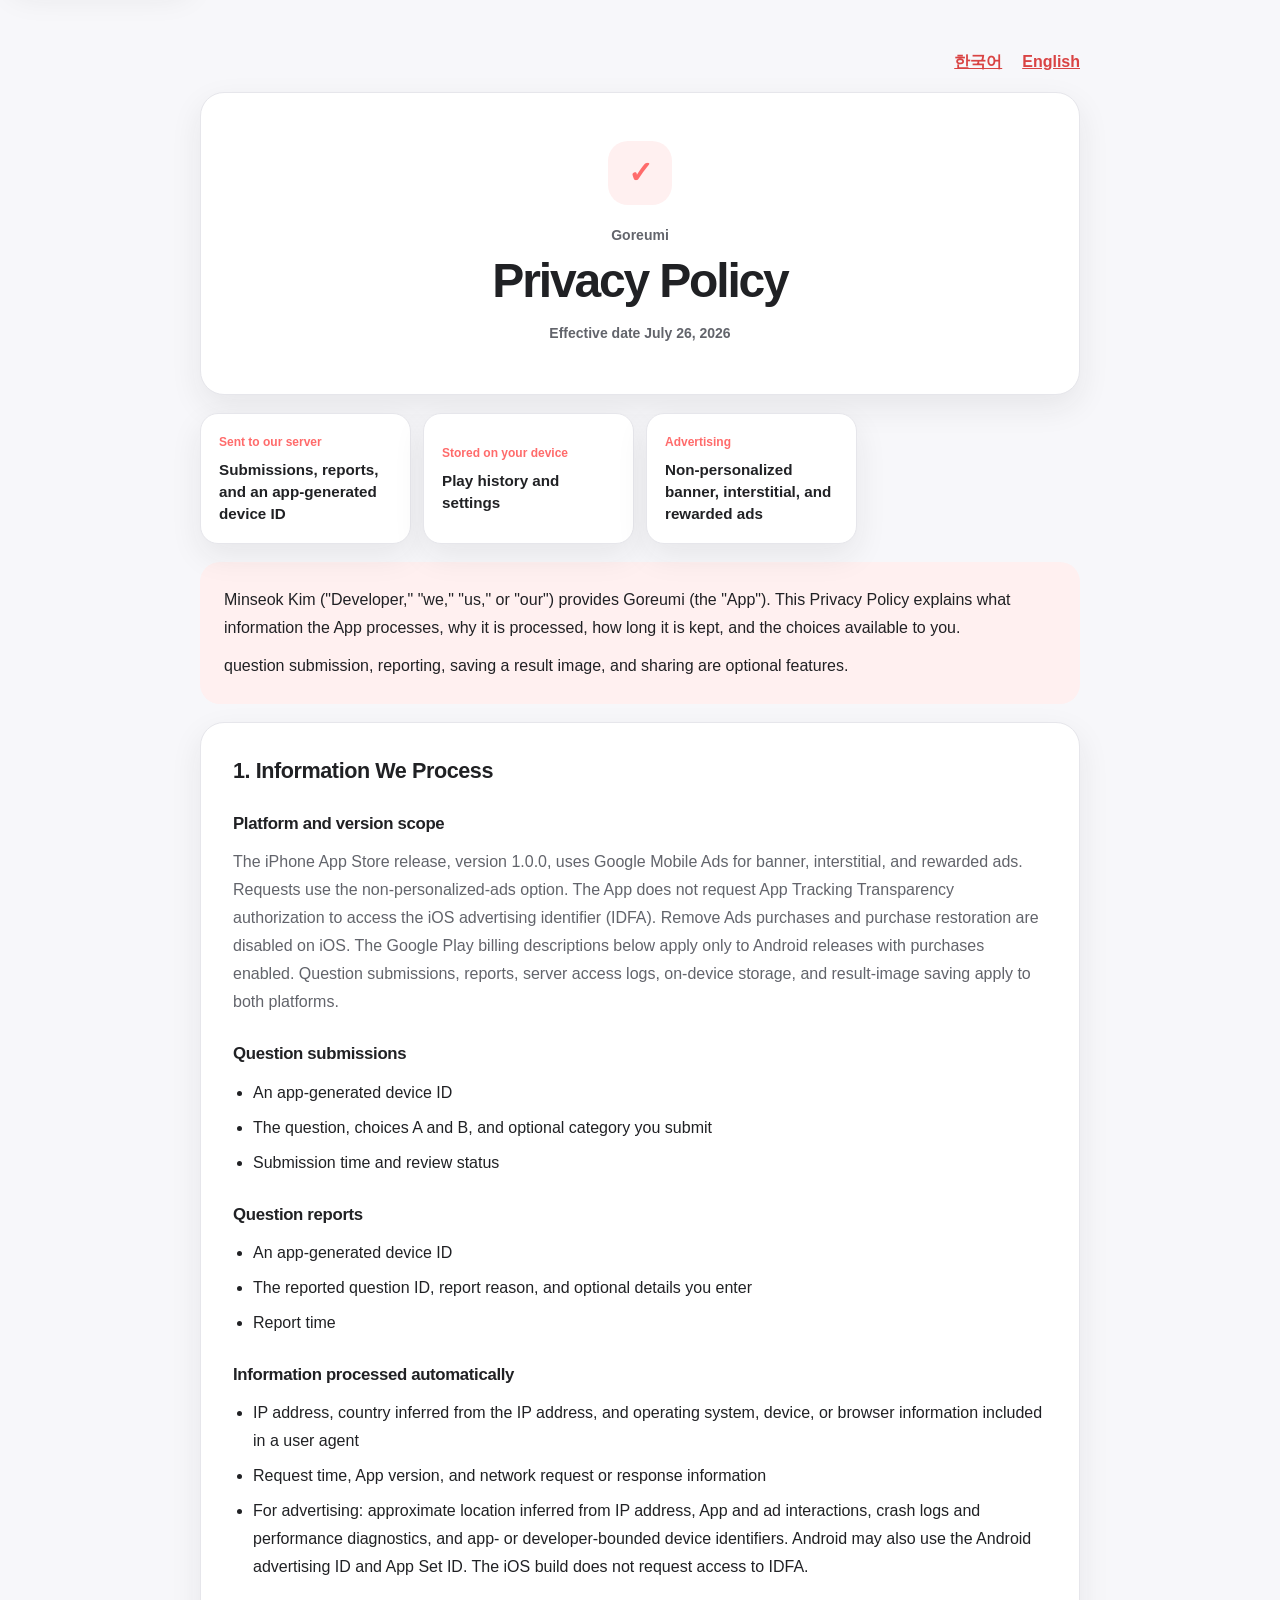
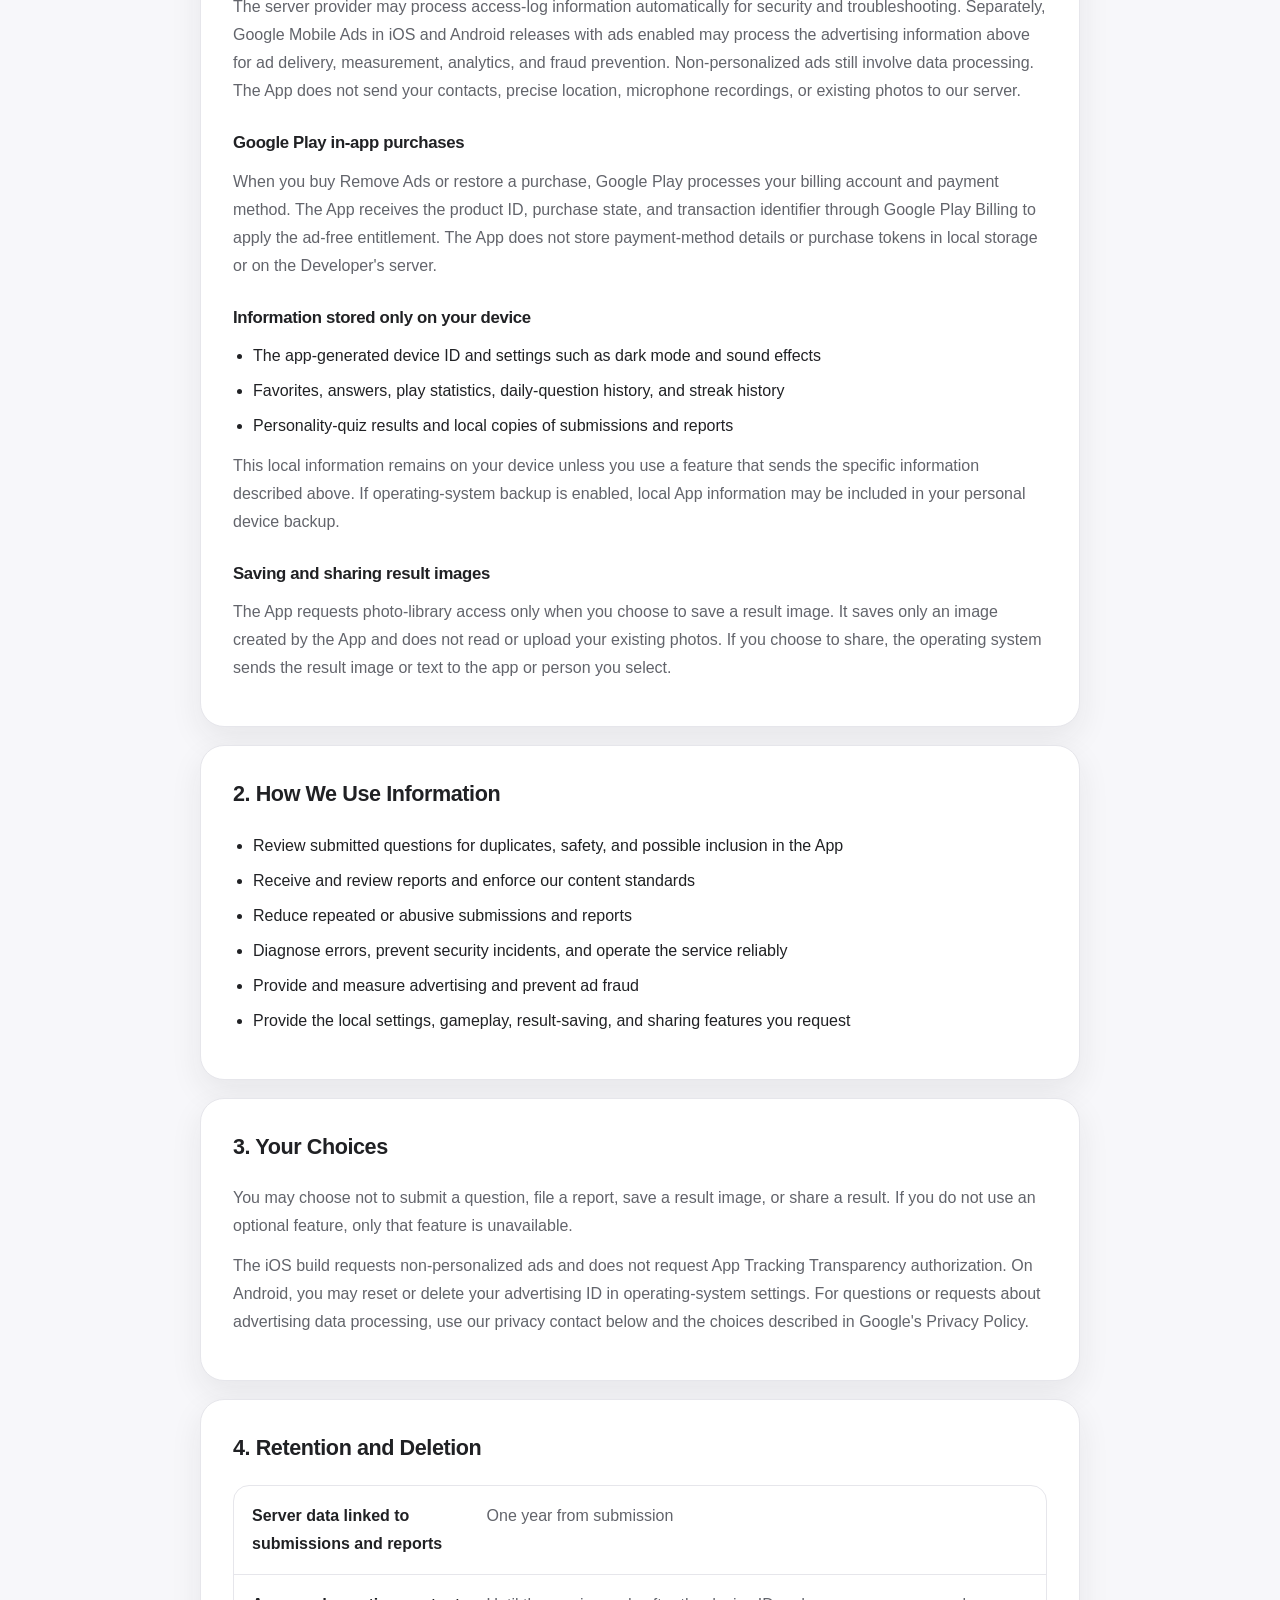
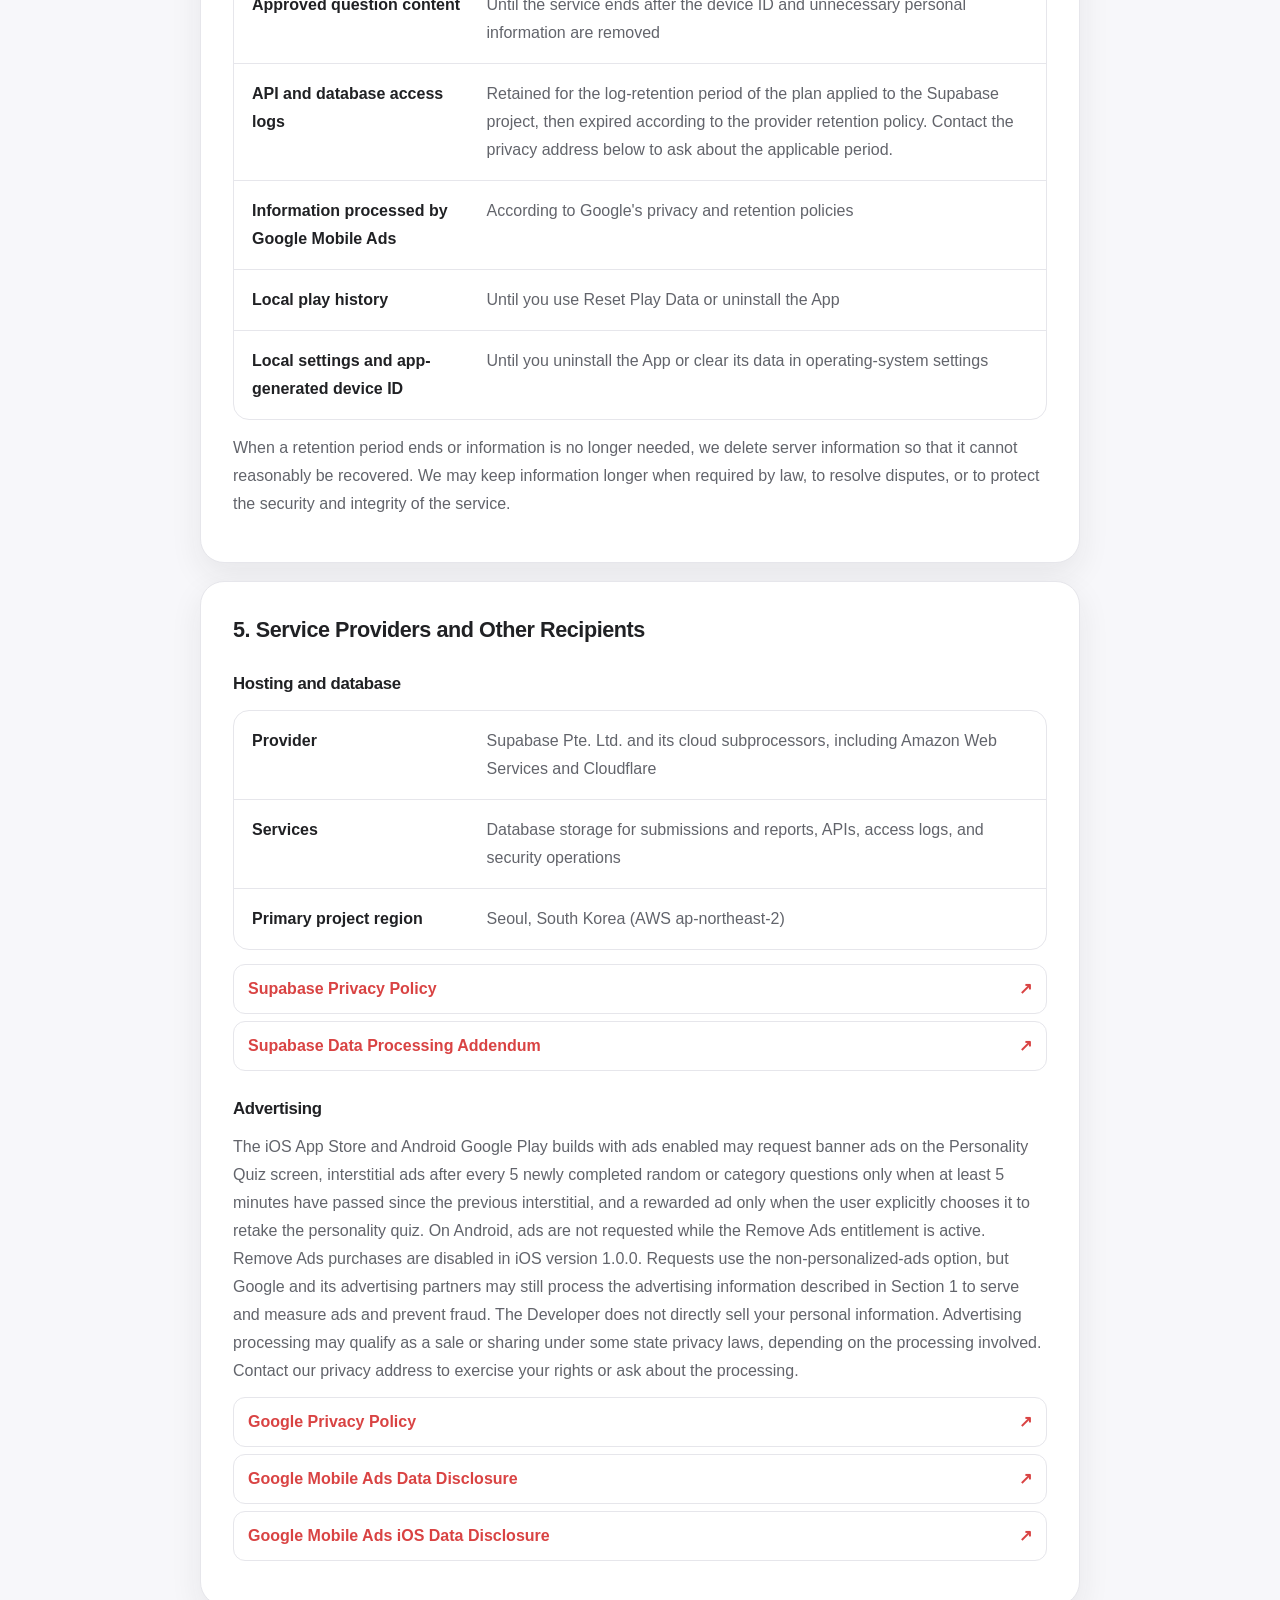
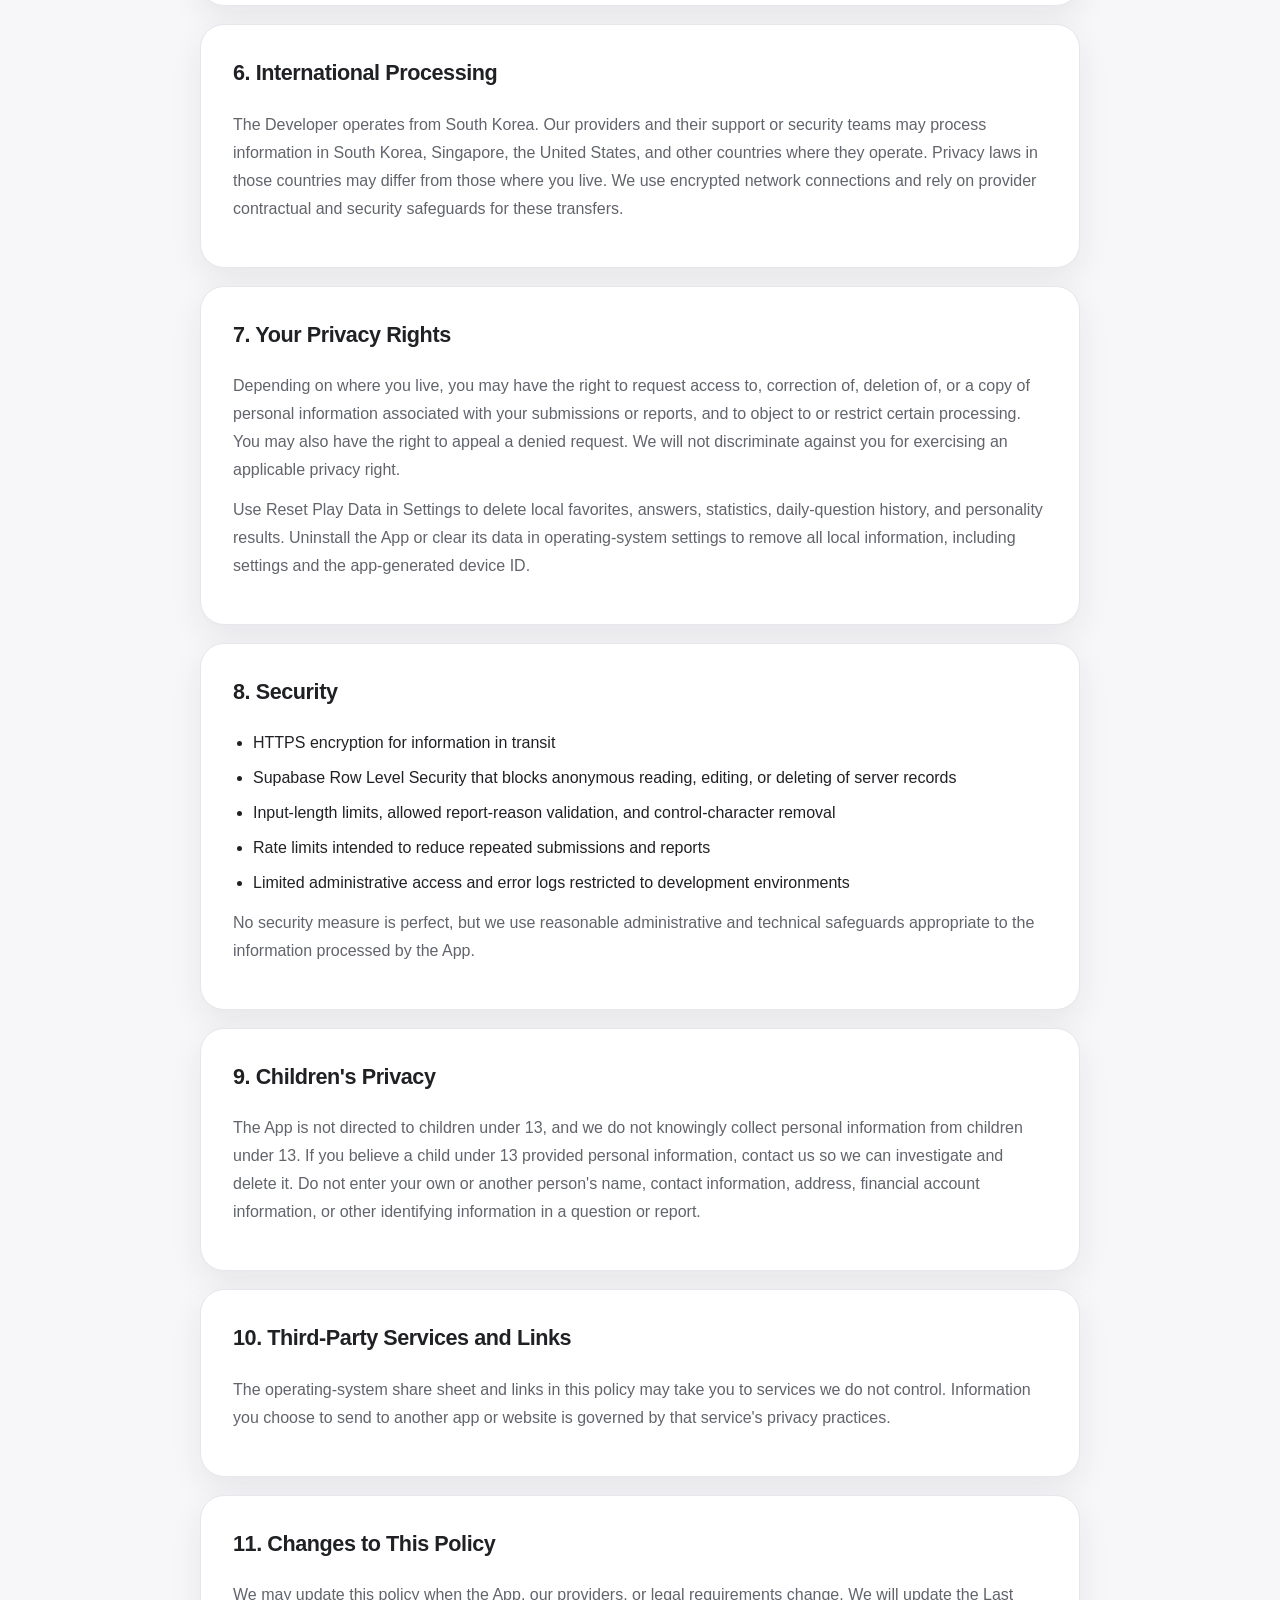
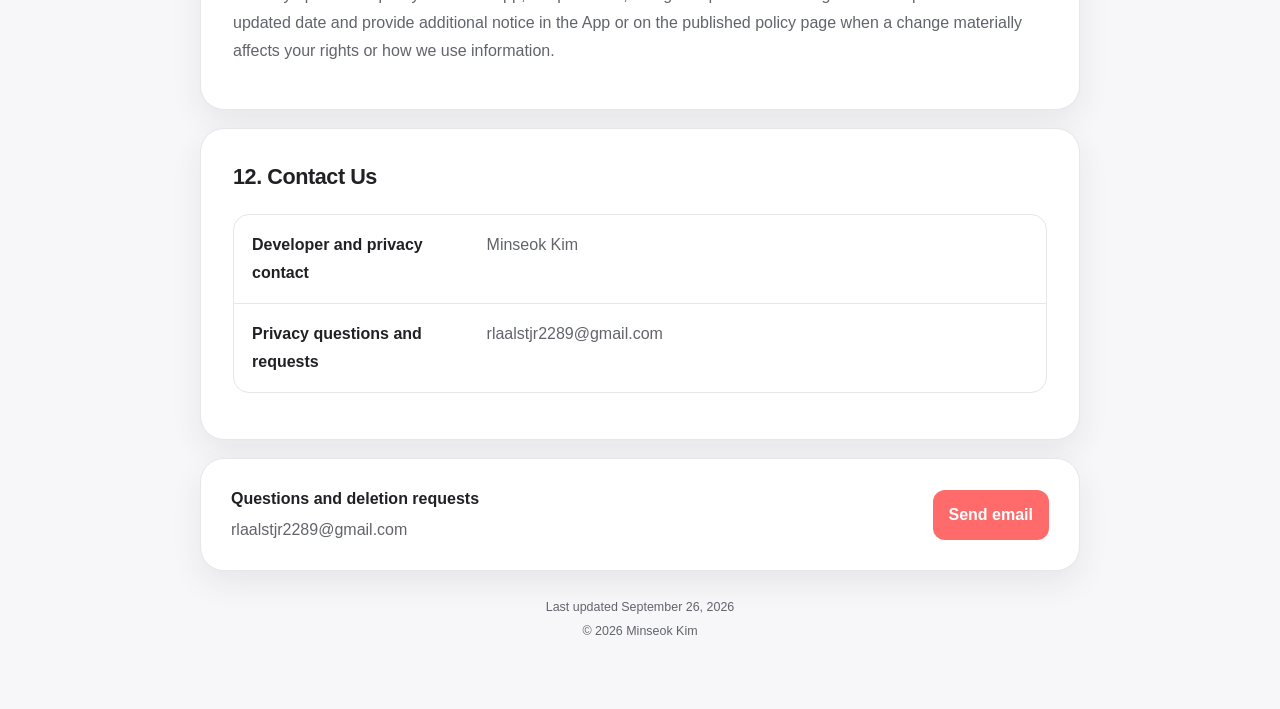
<file: privacy-policy/en.html>
<!doctype html>
<html lang="en">
<head>
  <meta charset="utf-8">
  <meta name="viewport" content="width=device-width, initial-scale=1">
  <meta name="referrer" content="no-referrer">
  <meta http-equiv="Content-Security-Policy" content="default-src 'none'; style-src 'self'; base-uri 'none'; form-action 'none'; frame-ancestors 'none'">
  <meta http-equiv="X-Content-Type-Options" content="nosniff">
  <meta name="description" content="Goreumi Privacy Policy">
  <title>Goreumi Privacy Policy</title>
  <link rel="stylesheet" href="./styles.css">
</head>
<body>
  <a class="skip-link" href="#policy-content">Skip to privacy policy</a>
  <main id="policy-content">
    <nav class="language-links" aria-label="Language">
      <a href="./" lang="ko" hreflang="ko">한국어</a>
      <a href="./en.html" lang="en" hreflang="en">English</a>
    </nav>
    <header class="hero">
      <div class="shield" aria-hidden="true">✓</div>
      <p class="eyebrow">Goreumi</p>
      <h1>Privacy Policy</h1>
      <p class="date">Effective date July 26, 2026</p>
    </header>

    <div class="summary-grid" aria-label="Privacy summary">
<div class="summary-card"><span>Sent to our server</span><strong>Submissions, reports, and an app-generated device ID</strong></div>
<div class="summary-card"><span>Stored on your device</span><strong>Play history and settings</strong></div>
<div class="summary-card"><span>Advertising</span><strong>Non-personalized banner, interstitial, and rewarded ads</strong></div>
    </div>

    <section class="introduction" aria-label="Overview">
<p>Minseok Kim (&quot;Developer,&quot; &quot;we,&quot; &quot;us,&quot; or &quot;our&quot;) provides Goreumi (the &quot;App&quot;). This Privacy Policy explains what information the App processes, why it is processed, how long it is kept, and the choices available to you.</p>
<p>question submission, reporting, saving a result image, and sharing are optional features.</p>
    </section>

<section class="policy-section">
<h2>1. Information We Process</h2>
<h3>Platform and version scope</h3>
<p>The iPhone App Store release, version 1.0.0, uses Google Mobile Ads for banner, interstitial, and rewarded ads. Requests use the non-personalized-ads option. The App does not request App Tracking Transparency authorization to access the iOS advertising identifier (IDFA). Remove Ads purchases and purchase restoration are disabled on iOS. The Google Play billing descriptions below apply only to Android releases with purchases enabled. Question submissions, reports, server access logs, on-device storage, and result-image saving apply to both platforms.</p>
<h3>Question submissions</h3>
<ul>
<li>An app-generated device ID</li>
<li>The question, choices A and B, and optional category you submit</li>
<li>Submission time and review status</li>
</ul>
<h3>Question reports</h3>
<ul>
<li>An app-generated device ID</li>
<li>The reported question ID, report reason, and optional details you enter</li>
<li>Report time</li>
</ul>
<h3>Information processed automatically</h3>
<ul>
<li>IP address, country inferred from the IP address, and operating system, device, or browser information included in a user agent</li>
<li>Request time, App version, and network request or response information</li>
<li>For advertising: approximate location inferred from IP address, App and ad interactions, crash logs and performance diagnostics, and app- or developer-bounded device identifiers. Android may also use the Android advertising ID and App Set ID. The iOS build does not request access to IDFA.</li>
</ul>
<p>The server provider may process access-log information automatically for security and troubleshooting. Separately, Google Mobile Ads in iOS and Android releases with ads enabled may process the advertising information above for ad delivery, measurement, analytics, and fraud prevention. Non-personalized ads still involve data processing. The App does not send your contacts, precise location, microphone recordings, or existing photos to our server.</p>
<h3>Google Play in-app purchases</h3>
<p>When you buy Remove Ads or restore a purchase, Google Play processes your billing account and payment method. The App receives the product ID, purchase state, and transaction identifier through Google Play Billing to apply the ad-free entitlement. The App does not store payment-method details or purchase tokens in local storage or on the Developer&#39;s server.</p>
<h3>Information stored only on your device</h3>
<ul>
<li>The app-generated device ID and settings such as dark mode and sound effects</li>
<li>Favorites, answers, play statistics, daily-question history, and streak history</li>
<li>Personality-quiz results and local copies of submissions and reports</li>
</ul>
<p>This local information remains on your device unless you use a feature that sends the specific information described above. If operating-system backup is enabled, local App information may be included in your personal device backup.</p>
<h3>Saving and sharing result images</h3>
<p>The App requests photo-library access only when you choose to save a result image. It saves only an image created by the App and does not read or upload your existing photos. If you choose to share, the operating system sends the result image or text to the app or person you select.</p>
</section>
<section class="policy-section">
<h2>2. How We Use Information</h2>
<ul>
<li>Review submitted questions for duplicates, safety, and possible inclusion in the App</li>
<li>Receive and review reports and enforce our content standards</li>
<li>Reduce repeated or abusive submissions and reports</li>
<li>Diagnose errors, prevent security incidents, and operate the service reliably</li>
<li>Provide and measure advertising and prevent ad fraud</li>
<li>Provide the local settings, gameplay, result-saving, and sharing features you request</li>
</ul>
</section>
<section class="policy-section">
<h2>3. Your Choices</h2>
<p>You may choose not to submit a question, file a report, save a result image, or share a result. If you do not use an optional feature, only that feature is unavailable.</p>
<p>The iOS build requests non-personalized ads and does not request App Tracking Transparency authorization. On Android, you may reset or delete your advertising ID in operating-system settings. For questions or requests about advertising data processing, use our privacy contact below and the choices described in Google&#39;s Privacy Policy.</p>
</section>
<section class="policy-section">
<h2>4. Retention and Deletion</h2>
<dl class="definition-list">
<div class="definition-row"><dt>Server data linked to submissions and reports</dt><dd>One year from submission</dd></div>
<div class="definition-row"><dt>Approved question content</dt><dd>Until the service ends after the device ID and unnecessary personal information are removed</dd></div>
<div class="definition-row"><dt>API and database access logs</dt><dd>Retained for the log-retention period of the plan applied to the Supabase project, then expired according to the provider retention policy. Contact the privacy address below to ask about the applicable period.</dd></div>
<div class="definition-row"><dt>Information processed by Google Mobile Ads</dt><dd>According to Google&#39;s privacy and retention policies</dd></div>
<div class="definition-row"><dt>Local play history</dt><dd>Until you use Reset Play Data or uninstall the App</dd></div>
<div class="definition-row"><dt>Local settings and app-generated device ID</dt><dd>Until you uninstall the App or clear its data in operating-system settings</dd></div>
</dl>
<p>When a retention period ends or information is no longer needed, we delete server information so that it cannot reasonably be recovered. We may keep information longer when required by law, to resolve disputes, or to protect the security and integrity of the service.</p>
</section>
<section class="policy-section">
<h2>5. Service Providers and Other Recipients</h2>
<h3>Hosting and database</h3>
<dl class="definition-list">
<div class="definition-row"><dt>Provider</dt><dd>Supabase Pte. Ltd. and its cloud subprocessors, including Amazon Web Services and Cloudflare</dd></div>
<div class="definition-row"><dt>Services</dt><dd>Database storage for submissions and reports, APIs, access logs, and security operations</dd></div>
<div class="definition-row"><dt>Primary project region</dt><dd>Seoul, South Korea (AWS ap-northeast-2)</dd></div>
</dl>
<ul class="link-list">
<li><a href="https://supabase.com/privacy" target="_blank" rel="noopener noreferrer">Supabase Privacy Policy<span aria-hidden="true">↗</span></a></li>
<li><a href="https://supabase.com/legal/dpa" target="_blank" rel="noopener noreferrer">Supabase Data Processing Addendum<span aria-hidden="true">↗</span></a></li>
</ul>
<h3>Advertising</h3>
<p>The iOS App Store and Android Google Play builds with ads enabled may request banner ads on the Personality Quiz screen, interstitial ads after every 5 newly completed random or category questions only when at least 5 minutes have passed since the previous interstitial, and a rewarded ad only when the user explicitly chooses it to retake the personality quiz. On Android, ads are not requested while the Remove Ads entitlement is active. Remove Ads purchases are disabled in iOS version 1.0.0. Requests use the non-personalized-ads option, but Google and its advertising partners may still process the advertising information described in Section 1 to serve and measure ads and prevent fraud. The Developer does not directly sell your personal information. Advertising processing may qualify as a sale or sharing under some state privacy laws, depending on the processing involved. Contact our privacy address to exercise your rights or ask about the processing.</p>
<ul class="link-list">
<li><a href="https://policies.google.com/privacy" target="_blank" rel="noopener noreferrer">Google Privacy Policy<span aria-hidden="true">↗</span></a></li>
<li><a href="https://developers.google.com/admob/android/privacy/play-data-disclosure" target="_blank" rel="noopener noreferrer">Google Mobile Ads Data Disclosure<span aria-hidden="true">↗</span></a></li>
<li><a href="https://developers.google.com/admob/ios/privacy/data-disclosure" target="_blank" rel="noopener noreferrer">Google Mobile Ads iOS Data Disclosure<span aria-hidden="true">↗</span></a></li>
</ul>
</section>
<section class="policy-section">
<h2>6. International Processing</h2>
<p>The Developer operates from South Korea. Our providers and their support or security teams may process information in South Korea, Singapore, the United States, and other countries where they operate. Privacy laws in those countries may differ from those where you live. We use encrypted network connections and rely on provider contractual and security safeguards for these transfers.</p>
</section>
<section class="policy-section">
<h2>7. Your Privacy Rights</h2>
<p>Depending on where you live, you may have the right to request access to, correction of, deletion of, or a copy of personal information associated with your submissions or reports, and to object to or restrict certain processing. You may also have the right to appeal a denied request. We will not discriminate against you for exercising an applicable privacy right.</p>
<p>Use Reset Play Data in Settings to delete local favorites, answers, statistics, daily-question history, and personality results. Uninstall the App or clear its data in operating-system settings to remove all local information, including settings and the app-generated device ID.</p>
</section>
<section class="policy-section">
<h2>8. Security</h2>
<ul>
<li>HTTPS encryption for information in transit</li>
<li>Supabase Row Level Security that blocks anonymous reading, editing, or deleting of server records</li>
<li>Input-length limits, allowed report-reason validation, and control-character removal</li>
<li>Rate limits intended to reduce repeated submissions and reports</li>
<li>Limited administrative access and error logs restricted to development environments</li>
</ul>
<p>No security measure is perfect, but we use reasonable administrative and technical safeguards appropriate to the information processed by the App.</p>
</section>
<section class="policy-section">
<h2>9. Children&#39;s Privacy</h2>
<p>The App is not directed to children under 13, and we do not knowingly collect personal information from children under 13. If you believe a child under 13 provided personal information, contact us so we can investigate and delete it. Do not enter your own or another person&#39;s name, contact information, address, financial account information, or other identifying information in a question or report.</p>
</section>
<section class="policy-section">
<h2>10. Third-Party Services and Links</h2>
<p>The operating-system share sheet and links in this policy may take you to services we do not control. Information you choose to send to another app or website is governed by that service&#39;s privacy practices.</p>
</section>
<section class="policy-section">
<h2>11. Changes to This Policy</h2>
<p>We may update this policy when the App, our providers, or legal requirements change. We will update the Last updated date and provide additional notice in the App or on the published policy page when a change materially affects your rights or how we use information.</p>
</section>
<section class="policy-section">
<h2>12. Contact Us</h2>
<dl class="definition-list">
<div class="definition-row"><dt>Developer and privacy contact</dt><dd>Minseok Kim</dd></div>
<div class="definition-row"><dt>Privacy questions and requests</dt><dd>rlaalstjr2289@gmail.com</dd></div>
</dl>
</section>

    <aside class="contact-card" aria-label="Privacy contact">
      <div>
        <strong>Questions and deletion requests</strong>
        <span>rlaalstjr2289@gmail.com</span>
      </div>
      <a href="mailto:rlaalstjr2289@gmail.com">Send email</a>
    </aside>

    <footer>
      <p>Last updated September 26, 2026</p>
      <p>© 2026 Minseok Kim</p>
    </footer>
  </main>
</body>
</html>
</file>
<file: privacy-policy/styles.css>
:root {
  color-scheme: light dark;
  --accent: #ff6b6b;
  --accent-soft: #fff0f0;
  --background: #f7f7fa;
  --surface: #ffffff;
  --text: #202124;
  --muted: #62646b;
  --border: #e6e6eb;
  --shadow: 0 12px 32px rgb(32 33 36 / 8%);
}

* {
  box-sizing: border-box;
}

html {
  scroll-behavior: smooth;
}

body {
  margin: 0;
  background: var(--background);
  color: var(--text);
  font-family: -apple-system, BlinkMacSystemFont, "Segoe UI", "Noto Sans KR", sans-serif;
  font-size: 16px;
  line-height: 1.75;
  word-break: keep-all;
  overflow-wrap: anywhere;
}

a {
  color: #d94343;
}

a:focus-visible,
.skip-link:focus-visible {
  outline: 3px solid var(--accent);
  outline-offset: 3px;
}

.skip-link {
  position: fixed;
  top: 12px;
  left: 12px;
  z-index: 10;
  padding: 10px 14px;
  border-radius: 10px;
  background: var(--surface);
  color: var(--text);
  box-shadow: var(--shadow);
  transform: translateY(-160%);
}

.skip-link:focus {
  transform: translateY(0);
}

main {
  width: min(880px, calc(100% - 32px));
  margin: 0 auto;
  padding: 48px 0 64px;
}

.hero,
.policy-section,
.contact-card {
  border: 1px solid var(--border);
  border-radius: 24px;
  background: var(--surface);
  box-shadow: var(--shadow);
}

.hero {
  padding: 48px 24px;
  text-align: center;
}

.shield {
  display: grid;
  width: 64px;
  height: 64px;
  margin: 0 auto 18px;
  place-items: center;
  border-radius: 20px;
  background: var(--accent-soft);
  color: var(--accent);
  font-size: 30px;
  font-weight: 900;
}

.eyebrow,
.date {
  margin: 0;
  color: var(--muted);
  font-size: 0.875rem;
  font-weight: 700;
}

h1 {
  margin: 4px 0 12px;
  font-size: clamp(2rem, 7vw, 3rem);
  line-height: 1.2;
  letter-spacing: -0.045em;
}

.summary-grid {
  display: grid;
  grid-template-columns: repeat(4, 1fr);
  gap: 12px;
  margin: 18px 0;
}

.summary-card {
  display: flex;
  min-height: 108px;
  flex-direction: column;
  justify-content: center;
  gap: 6px;
  padding: 18px;
  border: 1px solid var(--border);
  border-radius: 18px;
  background: var(--surface);
  box-shadow: var(--shadow);
}

.summary-card span {
  color: var(--accent);
  font-size: 0.75rem;
  font-weight: 800;
}

.summary-card strong {
  font-size: 0.95rem;
  line-height: 1.45;
}

.introduction {
  margin: 18px 0;
  padding: 24px;
  border-radius: 20px;
  background: var(--accent-soft);
}

.introduction p {
  margin: 0;
}

.introduction p + p {
  margin-top: 10px;
}

.policy-section {
  margin-top: 18px;
  padding: 32px;
}

h2,
h3 {
  line-height: 1.45;
  letter-spacing: -0.02em;
}

h2 {
  margin: 0 0 22px;
  font-size: 1.35rem;
}

h3 {
  margin: 26px 0 8px;
  font-size: 1.05rem;
}

.policy-section p {
  margin: 12px 0;
  color: var(--muted);
}

ul {
  margin: 12px 0;
  padding-left: 1.25rem;
}

li + li {
  margin-top: 7px;
}

.definition-list {
  margin: 14px 0;
  overflow: hidden;
  border: 1px solid var(--border);
  border-radius: 16px;
}

.definition-row {
  display: grid;
  grid-template-columns: minmax(150px, 0.8fr) minmax(0, 2fr);
  gap: 18px;
  padding: 16px 18px;
}

.definition-row + .definition-row {
  border-top: 1px solid var(--border);
}

dt {
  font-weight: 800;
}

dd {
  margin: 0;
  color: var(--muted);
}

.link-list {
  display: grid;
  padding: 0;
  list-style: none;
}

.link-list a {
  display: flex;
  min-height: 48px;
  align-items: center;
  justify-content: space-between;
  gap: 16px;
  padding: 10px 14px;
  border: 1px solid var(--border);
  border-radius: 12px;
  text-decoration: none;
  font-weight: 750;
}

.contact-card {
  display: flex;
  margin-top: 18px;
  align-items: center;
  justify-content: space-between;
  gap: 24px;
  padding: 26px 30px;
}

.contact-card div {
  display: flex;
  flex-direction: column;
  gap: 3px;
}

.contact-card span {
  color: var(--muted);
}

.contact-card a {
  flex: none;
  padding: 11px 16px;
  border-radius: 12px;
  background: var(--accent);
  color: #ffffff;
  text-decoration: none;
  font-weight: 800;
}

footer {
  padding-top: 24px;
  color: var(--muted);
  text-align: center;
  font-size: 0.78rem;
}

footer p {
  margin: 2px 0;
}

@media (max-width: 760px) {
  .summary-grid {
    grid-template-columns: repeat(2, 1fr);
  }
}

@media (max-width: 520px) {
  main {
    width: min(100% - 24px, 880px);
    padding-top: 20px;
  }

  .hero,
  .policy-section {
    border-radius: 20px;
  }

  .hero {
    padding: 36px 18px;
  }

  .summary-card {
    min-height: 98px;
    padding: 15px;
  }

  .policy-section {
    padding: 24px 20px;
  }

  .definition-row {
    grid-template-columns: 1fr;
    gap: 4px;
  }

  .contact-card {
    align-items: stretch;
    flex-direction: column;
    padding: 22px;
  }

  .contact-card a {
    text-align: center;
  }
}

@media (prefers-color-scheme: dark) {
  :root {
    --accent: #ff8080;
    --accent-soft: #361f24;
    --background: #111214;
    --surface: #1c1d20;
    --text: #f4f4f5;
    --muted: #b7b8bd;
    --border: #34363b;
    --shadow: 0 12px 32px rgb(0 0 0 / 28%);
  }

  a {
    color: #ff9292;
  }
}

@media print {
  :root {
    --background: #ffffff;
    --surface: #ffffff;
    --text: #000000;
    --muted: #333333;
    --border: #cccccc;
    --shadow: none;
  }

  main {
    width: 100%;
    padding: 0;
  }

  .summary-card,
  .hero,
  .policy-section,
  .contact-card {
    break-inside: avoid;
  }
}

/* Both policy translations stay reachable without JavaScript. */
.language-links {
  display: flex;
  justify-content: flex-end;
  gap: 20px;
  margin-bottom: 16px;
  font-weight: 700;
}
</file>
